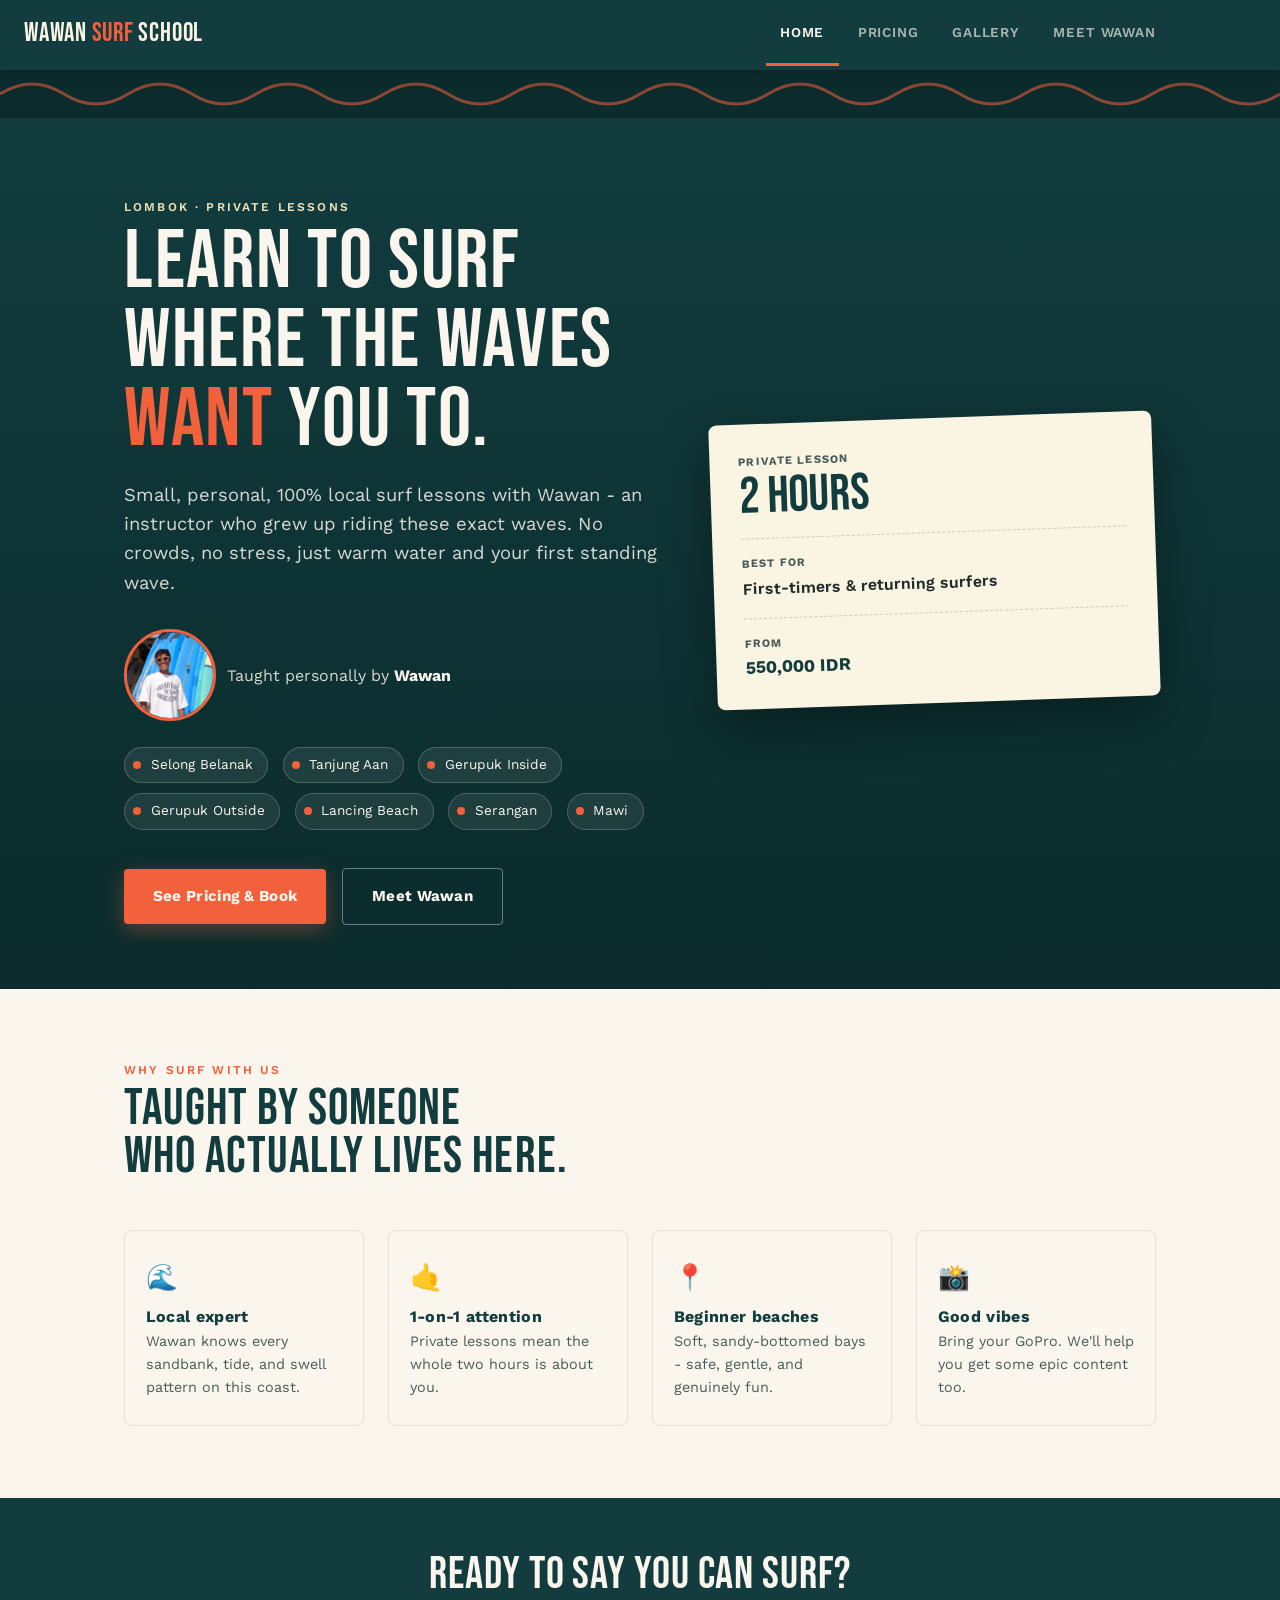
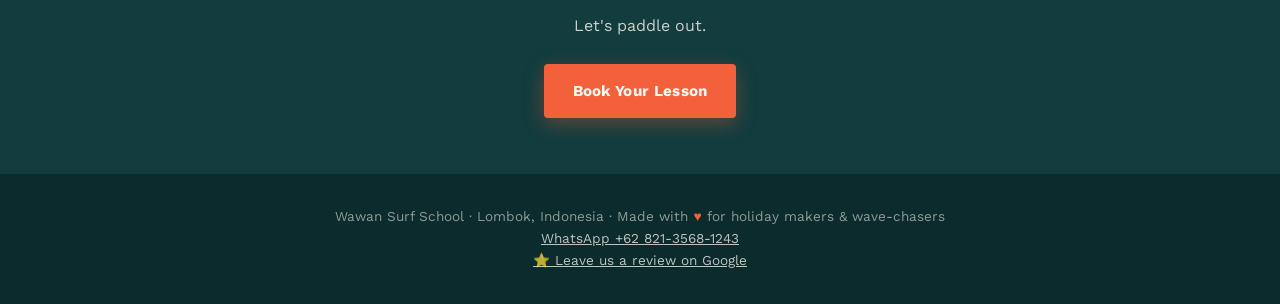
<file: index.html>
<!DOCTYPE html>
<html lang="en">
<head>
<meta charset="UTF-8">
<meta name="viewport" content="width=device-width, initial-scale=1.0">
<title>Wawan Surf School - Private Surf Lessons in Kuta, Lombok</title>
<meta name="description" content="Small, personal surf lessons in Kuta, Lombok with Wawan - a local instructor teaching at Selong Belanak and Tanjung Aan beaches.">
<link rel="canonical" href="https://wawansurflombok.com/">
<meta property="og:type" content="website">
<meta property="og:title" content="Wawan Surf School - Private Surf Lessons in Kuta, Lombok">
<meta property="og:description" content="Small, personal surf lessons in Kuta, Lombok with Wawan - a local instructor teaching at Selong Belanak and Tanjung Aan beaches.">
<meta property="og:url" content="https://wawansurflombok.com/">
<meta property="og:image" content="https://wawansurflombok.com/wawan.jpg">
<meta name="twitter:card" content="summary_large_image">
<meta name="twitter:title" content="Wawan Surf School - Private Surf Lessons in Kuta, Lombok">
<meta name="twitter:description" content="Small, personal surf lessons in Kuta, Lombok with Wawan - a local instructor teaching at Selong Belanak and Tanjung Aan beaches.">
<meta name="twitter:image" content="https://wawansurflombok.com/wawan.jpg">
<script type="application/ld+json">
{
  "@context": "https://schema.org",
  "@type": "SportsActivityLocation",
  "name": "Wawan Surf School",
  "image": "https://wawansurflombok.com/wawan.jpg",
  "url": "https://wawansurflombok.com/",
  "telephone": "+62-821-3568-1243",
  "priceRange": "IDR 550,000",
  "address": {
    "@type": "PostalAddress",
    "addressLocality": "Kuta",
    "addressRegion": "Lombok",
    "addressCountry": "ID"
  },
  "areaServed": "Kuta, Lombok, Indonesia",
  "description": "Private surf lessons in Kuta, Lombok with local instructor Wawan at Selong Belanak, Tanjung Aan, Gerupuk, Lancing Beach, Serangan, and Mawi."
}
</script>
<link rel="preconnect" href="https://fonts.googleapis.com">
<link href="https://fonts.googleapis.com/css2?family=Bebas+Neue&family=Work+Sans:wght@400;500;600;700&display=swap" rel="stylesheet">
<link rel="stylesheet" href="styles.css">
</head>
<body>

<nav class="navbar">
  <div class="brand">WAWAN <span>SURF</span> SCHOOL</div>
  <div class="nav-right">
    <div class="navtabs">
      <a href="index.html" class="active">Home</a>
      <a href="pricing.html">Pricing</a>
      <a href="gallery.html">Gallery</a>
      <a href="about.html">Meet Wawan</a>
    </div>
    <div class="translate-wrap">
      <button type="button" id="translateToggle" class="translate-toggle" title="Change language" style="display:none;">🌐</button>
      <div id="google_translate_element" class="translate-widget"></div>
    </div>
  </div>
</nav>

<!-- SIGNATURE WAVE DIVIDER (used between sections - traces the swell line of Selong Belanak & Tanjung Aan) -->
<svg class="wave-divider" viewBox="0 0 1200 48" preserveAspectRatio="none" style="background:var(--ocean-deep);">
  <path d="M0,24 Q30,4 60,24 T120,24 T180,24 T240,24 T300,24 T360,24 T420,24 T480,24 T540,24 T600,24 T660,24 T720,24 T780,24 T840,24 T900,24 T960,24 T1020,24 T1080,24 T1140,24 T1200,24" stroke="#F2603C" opacity="0.55"></path>
</svg>

<section>
  <div class="hero">
    <div class="wrap hero-grid">
      <div>
        <div class="eyebrow">Lombok · Private Lessons</div>
        <h1>Learn to surf<br>where the waves<br><em>want</em> you to.</h1>
        <p class="lede">Small, personal, 100% local surf lessons with Wawan - an instructor who grew up riding these exact waves. No crowds, no stress, just warm water and your first standing wave.</p>
        <a href="about.html" class="instructor-badge">
          <img src="gallery-06.jpg" alt="Wawan, your surf instructor">
          <span>Taught personally by <strong>Wawan</strong></span>
        </a>
        <div style="margin-bottom:1.8rem;">
          <span class="beach-pill"><span class="dot"></span>Selong Belanak</span>
          <span class="beach-pill"><span class="dot"></span>Tanjung Aan</span>
          <span class="beach-pill"><span class="dot"></span>Gerupuk Inside</span>
          <span class="beach-pill"><span class="dot"></span>Gerupuk Outside</span>
          <span class="beach-pill"><span class="dot"></span>Lancing Beach</span>
          <span class="beach-pill"><span class="dot"></span>Serangan</span>
          <span class="beach-pill"><span class="dot"></span>Mawi</span>
        </div>
        <div>
          <a class="btn" href="pricing.html">See Pricing &amp; Book</a>
          <a class="btn btn-ghost" href="about.html" style="margin-left:0.7rem;">Meet Wawan</a>
        </div>
      </div>
      <div class="hero-card">
        <div class="label">Private Lesson</div>
        <div class="num">2 Hours</div>
        <hr>
        <div class="label">Best For</div>
        <div style="font-weight:600; margin-top:0.2rem;">First-timers &amp; returning surfers</div>
        <hr>
        <div class="label">From</div>
        <div style="font-weight:700; color:var(--ocean); font-size:1.1rem;">550,000 IDR</div>
      </div>
    </div>
  </div>

  <div class="section">
    <div class="wrap">
      <div class="section-head">
        <div class="eyebrow">Why surf with us</div>
        <h2>Taught by someone<br>who actually lives here.</h2>
      </div>
      <div class="why-grid">
        <div class="why-card">
          <span class="icon">🌊</span>
          <h3>Local expert</h3>
          <p>Wawan knows every sandbank, tide, and swell pattern on this coast.</p>
        </div>
        <div class="why-card">
          <span class="icon">🤙</span>
          <h3>1-on-1 attention</h3>
          <p>Private lessons mean the whole two hours is about you.</p>
        </div>
        <div class="why-card">
          <span class="icon">📍</span>
          <h3>Beginner beaches</h3>
          <p>Soft, sandy-bottomed bays - safe, gentle, and genuinely fun.</p>
        </div>
        <div class="why-card">
          <span class="icon">📸</span>
          <h3>Good vibes</h3>
          <p>Bring your GoPro. We'll help you get some epic content too.</p>
        </div>
      </div>
    </div>
  </div>

  <div class="cta-band">
    <div class="wrap">
      <h2>Ready to say you can surf?</h2>
      <p>Let's paddle out.</p>
      <a class="btn" href="pricing.html">Book Your Lesson</a>
    </div>
  </div>
</section>

<footer>
  Wawan Surf School · Lombok, Indonesia ·<br class="footer-break"> Made with <span>♥</span> for holiday makers &amp; wave-chasers<br>
  <a href="https://wa.me/6282135681243" target="_blank" rel="noopener">WhatsApp +62 821-3568-1243</a><br>
  <a href="https://g.page/r/CUIHvSyfoIaPEAE/review" target="_blank" rel="noopener">⭐ Leave us a review on Google</a>
</footer>

<script type="text/javascript">
function googleTranslateElementInit() {
  new google.translate.TranslateElement({pageLanguage: 'en', autoDisplay: false}, 'google_translate_element');
  watchTranslateSelect();
}
function watchTranslateSelect(){
  var tries = 0;
  var interval = setInterval(function(){
    var select = document.querySelector('#google_translate_element select.goog-te-combo');
    var toggle = document.getElementById('translateToggle');
    var widget = document.getElementById('google_translate_element');
    tries++;
    if (select) {
      clearInterval(interval);
      select.addEventListener('change', function(){
        if (select.value) {
          widget.style.display = 'none';
          toggle.style.display = 'inline-block';
        }
      });
      toggle.addEventListener('click', function(){
        widget.style.display = 'flex';
        toggle.style.display = 'none';
      });
      if (select.value) {
        widget.style.display = 'none';
        toggle.style.display = 'inline-block';
      }
    } else if (tries > 40) {
      clearInterval(interval);
    }
  }, 250);
}
</script>
<script type="text/javascript" src="//translate.google.com/translate_a/element.js?cb=googleTranslateElementInit"></script>

</body>
</html>
</file>
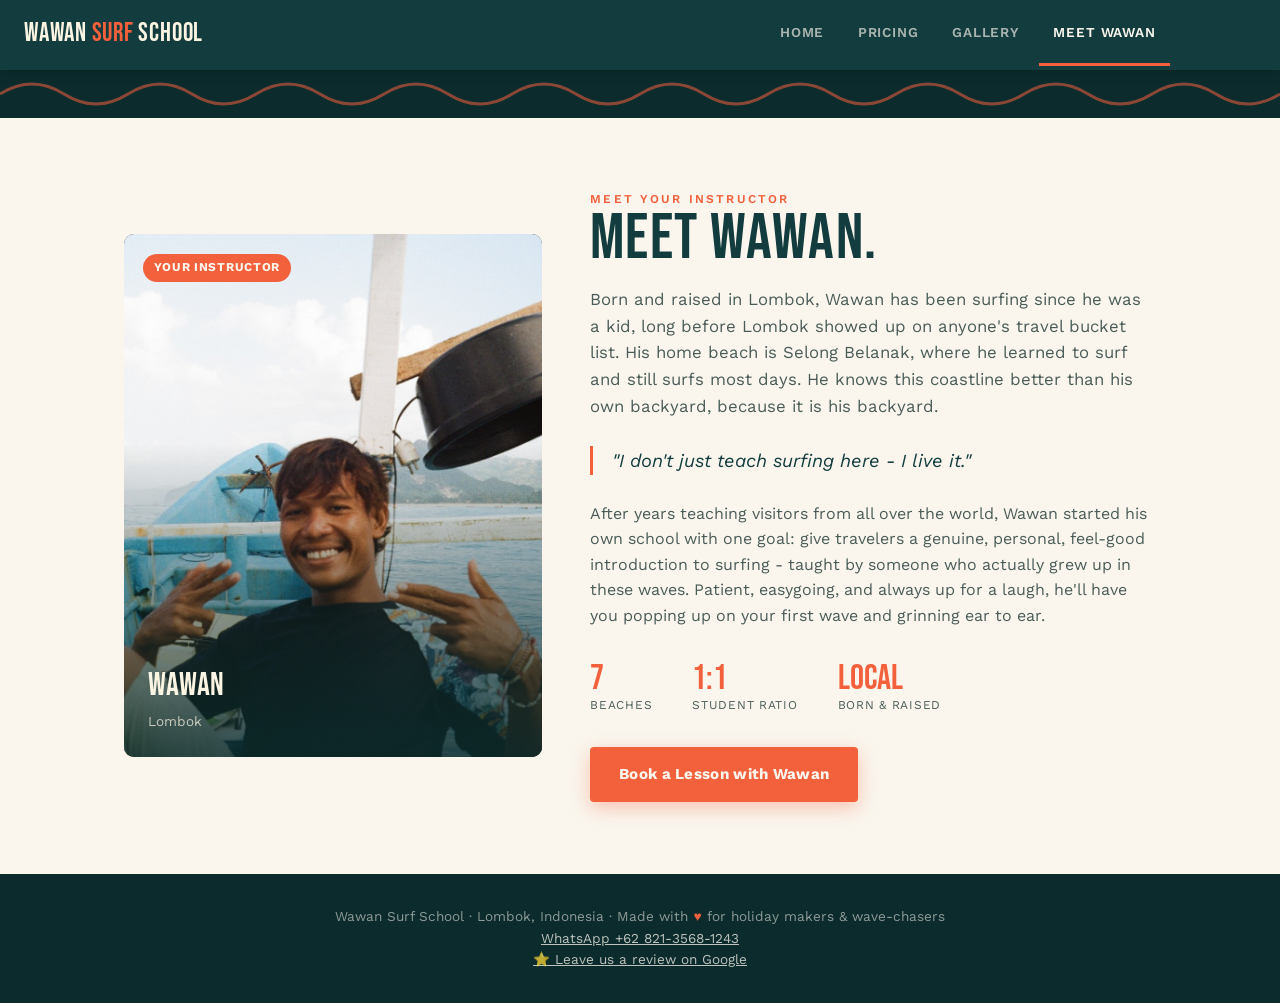
<file: about.html>
<!DOCTYPE html>
<html lang="en">
<head>
<meta charset="UTF-8">
<meta name="viewport" content="width=device-width, initial-scale=1.0">
<title>Meet Wawan - Wawan Surf School</title>
<meta name="description" content="Meet Wawan, a Lombok-born surf instructor teaching private lessons at Selong Belanak and Tanjung Aan beaches in Kuta, Lombok.">
<link rel="canonical" href="https://wawansurflombok.com/about.html">
<meta property="og:type" content="website">
<meta property="og:title" content="Meet Wawan - Wawan Surf School">
<meta property="og:description" content="Meet Wawan, a Lombok-born surf instructor teaching private lessons at Selong Belanak and Tanjung Aan beaches in Kuta, Lombok.">
<meta property="og:url" content="https://wawansurflombok.com/about.html">
<meta property="og:image" content="https://wawansurflombok.com/wawan.jpg">
<meta name="twitter:card" content="summary_large_image">
<meta name="twitter:title" content="Meet Wawan - Wawan Surf School">
<meta name="twitter:description" content="Meet Wawan, a Lombok-born surf instructor teaching private lessons at Selong Belanak and Tanjung Aan beaches in Kuta, Lombok.">
<meta name="twitter:image" content="https://wawansurflombok.com/wawan.jpg">
<link rel="preconnect" href="https://fonts.googleapis.com">
<link href="https://fonts.googleapis.com/css2?family=Bebas+Neue&family=Work+Sans:wght@400;500;600;700&display=swap" rel="stylesheet">
<link rel="stylesheet" href="styles.css">
</head>
<body>

<nav class="navbar">
  <div class="brand">WAWAN <span>SURF</span> SCHOOL</div>
  <div class="nav-right">
    <div class="navtabs">
      <a href="index.html">Home</a>
      <a href="pricing.html">Pricing</a>
      <a href="gallery.html">Gallery</a>
      <a href="about.html" class="active">Meet Wawan</a>
    </div>
    <div class="translate-wrap">
      <button type="button" id="translateToggle" class="translate-toggle" title="Change language" style="display:none;">🌐</button>
      <div id="google_translate_element" class="translate-widget"></div>
    </div>
  </div>
</nav>

<svg class="wave-divider" viewBox="0 0 1200 48" preserveAspectRatio="none" style="background:var(--ocean-deep);">
  <path d="M0,24 Q30,4 60,24 T120,24 T180,24 T240,24 T300,24 T360,24 T420,24 T480,24 T540,24 T600,24 T660,24 T720,24 T780,24 T840,24 T900,24 T960,24 T1020,24 T1080,24 T1140,24 T1200,24" stroke="#F2603C" opacity="0.55"></path>
</svg>

<section>
  <div class="wrap about-hero">
    <div class="about-photo">
      <img src="wawan.jpg" alt="Wawan smiling on the boat in Lombok">
      <span class="tag">Your Instructor</span>
      <div>
        <div style="font-family:'Bebas Neue'; font-size:2rem;">Wawan</div>
        <div style="font-size:0.85rem; opacity:0.75;">Lombok</div>
      </div>
    </div>
    <div>
      <div class="eyebrow">Meet Your Instructor</div>
      <h1>Meet Wawan.</h1>
      <p style="font-size:1.05rem; color:var(--ink-soft); margin-top:1rem;">Born and raised in Lombok, Wawan has been surfing since he was a kid, long before Lombok showed up on anyone's travel bucket list. His home beach is Selong Belanak, where he learned to surf and still surfs most days. He knows this coastline better than his own backyard, because it is his backyard.</p>
      <p class="quote">"I don't just teach surfing here - I live it."</p>
      <p style="color:var(--ink-soft);">After years teaching visitors from all over the world, Wawan started his own school with one goal: give travelers a genuine, personal, feel-good introduction to surfing - taught by someone who actually grew up in these waves. Patient, easygoing, and always up for a laugh, he'll have you popping up on your first wave and grinning ear to ear.</p>
      <div class="stat-row">
        <div>
          <div class="stat-num">7</div>
          <div class="stat-label">Beaches</div>
        </div>
        <div>
          <div class="stat-num">1:1</div>
          <div class="stat-label">Student ratio</div>
        </div>
        <div>
          <div class="stat-num">Local</div>
          <div class="stat-label">Born &amp; raised</div>
        </div>
      </div>
      <a class="btn" style="margin-top:2rem;" href="pricing.html">Book a Lesson with Wawan</a>
    </div>
  </div>
</section>

<footer>
  Wawan Surf School · Lombok, Indonesia ·<br class="footer-break"> Made with <span>♥</span> for holiday makers &amp; wave-chasers<br>
  <a href="https://wa.me/6282135681243" target="_blank" rel="noopener">WhatsApp +62 821-3568-1243</a><br>
  <a href="https://g.page/r/CUIHvSyfoIaPEAE/review" target="_blank" rel="noopener">⭐ Leave us a review on Google</a>
</footer>

<script type="text/javascript">
function googleTranslateElementInit() {
  new google.translate.TranslateElement({pageLanguage: 'en', autoDisplay: false}, 'google_translate_element');
  watchTranslateSelect();
}
function watchTranslateSelect(){
  var tries = 0;
  var interval = setInterval(function(){
    var select = document.querySelector('#google_translate_element select.goog-te-combo');
    var toggle = document.getElementById('translateToggle');
    var widget = document.getElementById('google_translate_element');
    tries++;
    if (select) {
      clearInterval(interval);
      select.addEventListener('change', function(){
        if (select.value) {
          widget.style.display = 'none';
          toggle.style.display = 'inline-block';
        }
      });
      toggle.addEventListener('click', function(){
        widget.style.display = 'flex';
        toggle.style.display = 'none';
      });
      if (select.value) {
        widget.style.display = 'none';
        toggle.style.display = 'inline-block';
      }
    } else if (tries > 40) {
      clearInterval(interval);
    }
  }, 250);
}
</script>
<script type="text/javascript" src="//translate.google.com/translate_a/element.js?cb=googleTranslateElementInit"></script>

</body>
</html>
</file>
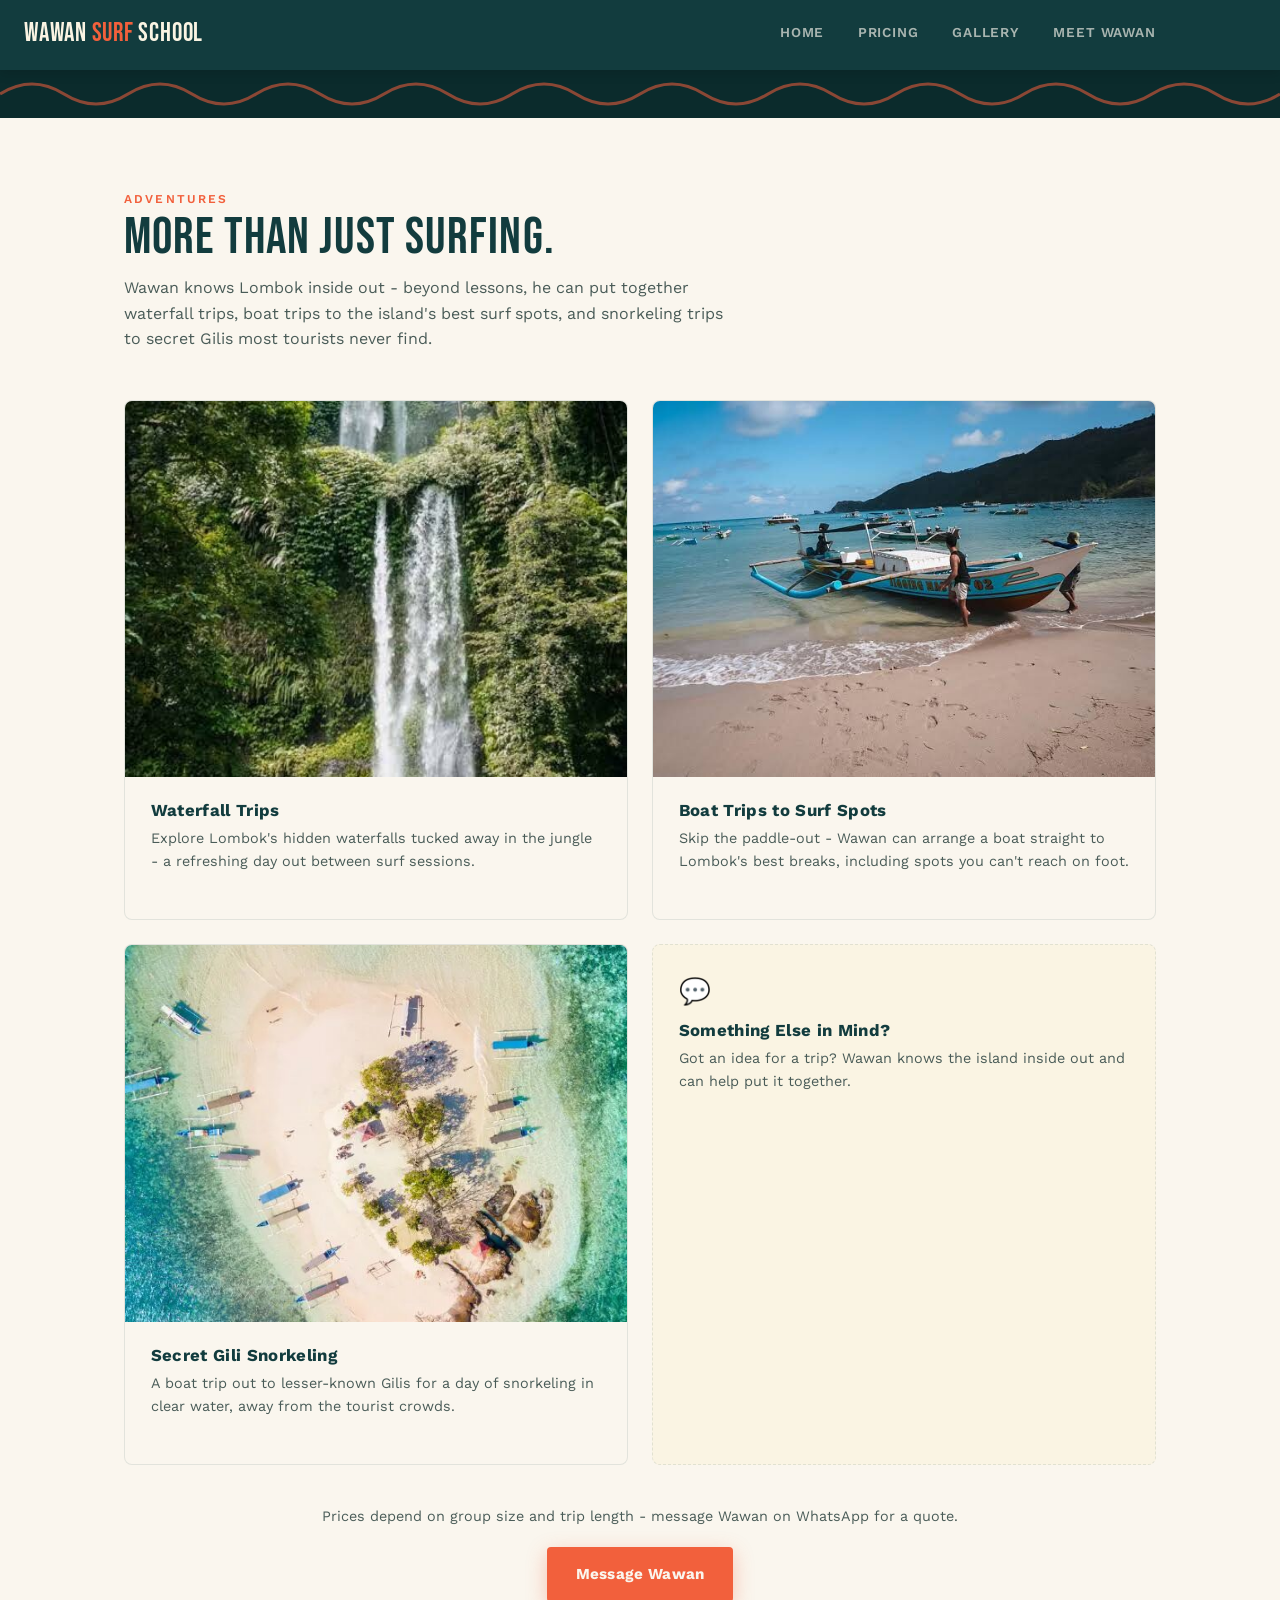
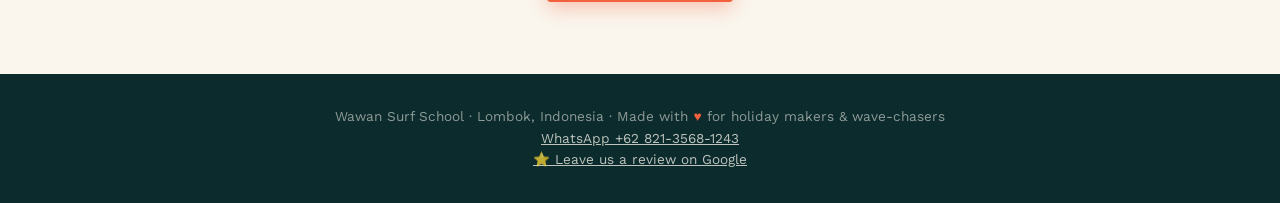
<file: adventures.html>
<!DOCTYPE html>
<html lang="en">
<head>
<meta charset="UTF-8">
<meta name="viewport" content="width=device-width, initial-scale=1.0">
<title>Adventures - Wawan Surf School</title>
<meta name="robots" content="noindex">
<meta name="description" content="Beyond surf lessons: waterfall trips, boat trips to Lombok's best surf spots, and secret Gili snorkeling trips with Wawan in Lombok, Indonesia.">
<link rel="canonical" href="https://wawansurflombok.com/adventures.html">
<meta property="og:type" content="website">
<meta property="og:title" content="Adventures - Wawan Surf School">
<meta property="og:description" content="Beyond surf lessons: waterfall trips, boat trips to Lombok's best surf spots, and secret Gili snorkeling trips with Wawan in Lombok, Indonesia.">
<meta property="og:url" content="https://wawansurflombok.com/adventures.html">
<meta property="og:image" content="https://wawansurflombok.com/wawan.jpg">
<meta name="twitter:card" content="summary_large_image">
<meta name="twitter:title" content="Adventures - Wawan Surf School">
<meta name="twitter:description" content="Beyond surf lessons: waterfall trips, boat trips to Lombok's best surf spots, and secret Gili snorkeling trips with Wawan in Lombok, Indonesia.">
<meta name="twitter:image" content="https://wawansurflombok.com/wawan.jpg">
<link rel="preconnect" href="https://fonts.googleapis.com">
<link href="https://fonts.googleapis.com/css2?family=Bebas+Neue&family=Work+Sans:wght@400;500;600;700&display=swap" rel="stylesheet">
<link rel="stylesheet" href="styles.css">
</head>
<body>

<nav class="navbar">
  <div class="brand">WAWAN <span>SURF</span> SCHOOL</div>
  <div class="nav-right">
    <div class="navtabs">
      <a href="index.html">Home</a>
      <a href="pricing.html">Pricing</a>
      <a href="gallery.html">Gallery</a>
      <a href="about.html">Meet Wawan</a>
    </div>
    <div class="translate-wrap">
      <button type="button" id="translateToggle" class="translate-toggle" title="Change language" style="display:none;">🌐</button>
      <div id="google_translate_element" class="translate-widget"></div>
    </div>
  </div>
</nav>

<svg class="wave-divider" viewBox="0 0 1200 48" preserveAspectRatio="none" style="background:var(--ocean-deep);">
  <path d="M0,24 Q30,4 60,24 T120,24 T180,24 T240,24 T300,24 T360,24 T420,24 T480,24 T540,24 T600,24 T660,24 T720,24 T780,24 T840,24 T900,24 T960,24 T1020,24 T1080,24 T1140,24 T1200,24" stroke="#F2603C" opacity="0.55"></path>
</svg>

<section>
  <div class="section">
    <div class="wrap">
      <div class="section-head">
        <div class="eyebrow">Adventures</div>
        <h2>More than just surfing.</h2>
        <p style="margin-top:0.8rem; color:var(--ink-soft);">Wawan knows Lombok inside out - beyond lessons, he can put together waterfall trips, boat trips to the island's best surf spots, and snorkeling trips to secret Gilis most tourists never find.</p>
      </div>
      <div class="activities-grid">

        <div class="activity-card">
          <div class="activity-photo"><img src="adventure-waterfall.jpg" alt="A twin waterfall in the Lombok jungle" loading="lazy"></div>
          <div class="activity-body">
            <h3>Waterfall Trips</h3>
            <p>Explore Lombok's hidden waterfalls tucked away in the jungle - a refreshing day out between surf sessions.</p>
          </div>
        </div>

        <div class="activity-card">
          <div class="activity-photo"><img src="adventure-boat.jpg" alt="Traditional boat launching from the beach in Lombok" loading="lazy"></div>
          <div class="activity-body">
            <h3>Boat Trips to Surf Spots</h3>
            <p>Skip the paddle-out - Wawan can arrange a boat straight to Lombok's best breaks, including spots you can't reach on foot.</p>
          </div>
        </div>

        <div class="activity-card">
          <div class="activity-photo"><img src="adventure-gili.jpg" alt="Aerial view of a small secret Gili near Lombok" loading="lazy"></div>
          <div class="activity-body">
            <h3>Secret Gili Snorkeling</h3>
            <p>A boat trip out to lesser-known Gilis for a day of snorkeling in clear water, away from the tourist crowds.</p>
          </div>
        </div>

        <div class="activity-card activity-card-simple">
          <div class="activity-body">
            <span class="icon">💬</span>
            <h3>Something Else in Mind?</h3>
            <p>Got an idea for a trip? Wawan knows the island inside out and can help put it together.</p>
          </div>
        </div>

      </div>
      <div style="margin-top:2.5rem; text-align:center;">
        <p style="color:var(--ink-soft); font-size:0.9rem; margin-bottom:1.2rem;">Prices depend on group size and trip length - message Wawan on WhatsApp for a quote.</p>
        <a class="btn" href="https://wa.me/6282135681243?text=Hi%20Wawan!%20I'd%20like%20to%20know%20more%20about%20your%20other%20activities." target="_blank" rel="noopener">Message Wawan</a>
      </div>
    </div>
  </div>
</section>

<footer>
  Wawan Surf School · Lombok, Indonesia ·<br class="footer-break"> Made with <span>♥</span> for holiday makers &amp; wave-chasers<br>
  <a href="https://wa.me/6282135681243" target="_blank" rel="noopener">WhatsApp +62 821-3568-1243</a><br>
  <a href="https://g.page/r/CUIHvSyfoIaPEAE/review" target="_blank" rel="noopener">⭐ Leave us a review on Google</a>
</footer>

<script type="text/javascript">
function googleTranslateElementInit() {
  new google.translate.TranslateElement({pageLanguage: 'en', autoDisplay: false}, 'google_translate_element');
  watchTranslateSelect();
}
function watchTranslateSelect(){
  var tries = 0;
  var interval = setInterval(function(){
    var select = document.querySelector('#google_translate_element select.goog-te-combo');
    var toggle = document.getElementById('translateToggle');
    var widget = document.getElementById('google_translate_element');
    tries++;
    if (select) {
      clearInterval(interval);
      select.addEventListener('change', function(){
        if (select.value) {
          widget.style.display = 'none';
          toggle.style.display = 'inline-block';
        }
      });
      toggle.addEventListener('click', function(){
        widget.style.display = 'flex';
        toggle.style.display = 'none';
      });
      if (select.value) {
        widget.style.display = 'none';
        toggle.style.display = 'inline-block';
      }
    } else if (tries > 40) {
      clearInterval(interval);
    }
  }, 250);
}
</script>
<script type="text/javascript" src="//translate.google.com/translate_a/element.js?cb=googleTranslateElementInit"></script>

</body>
</html>
</file>
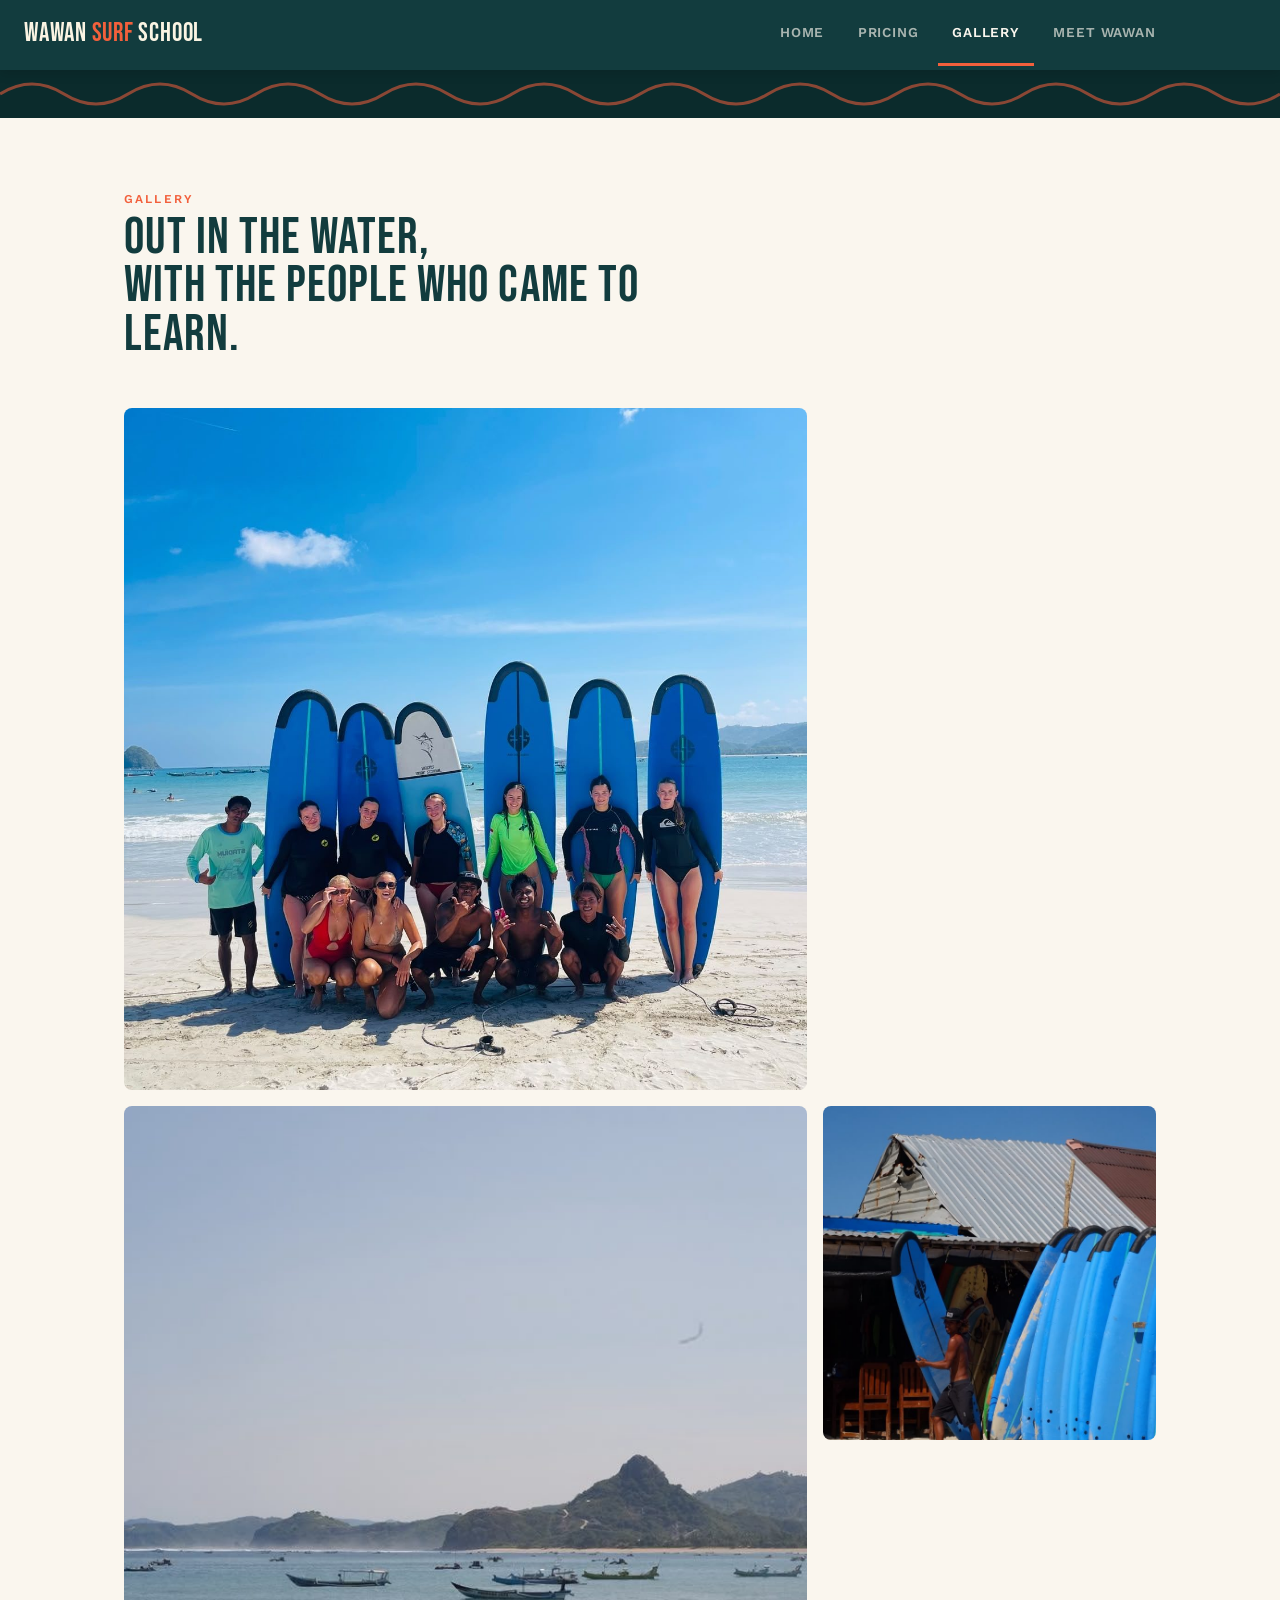
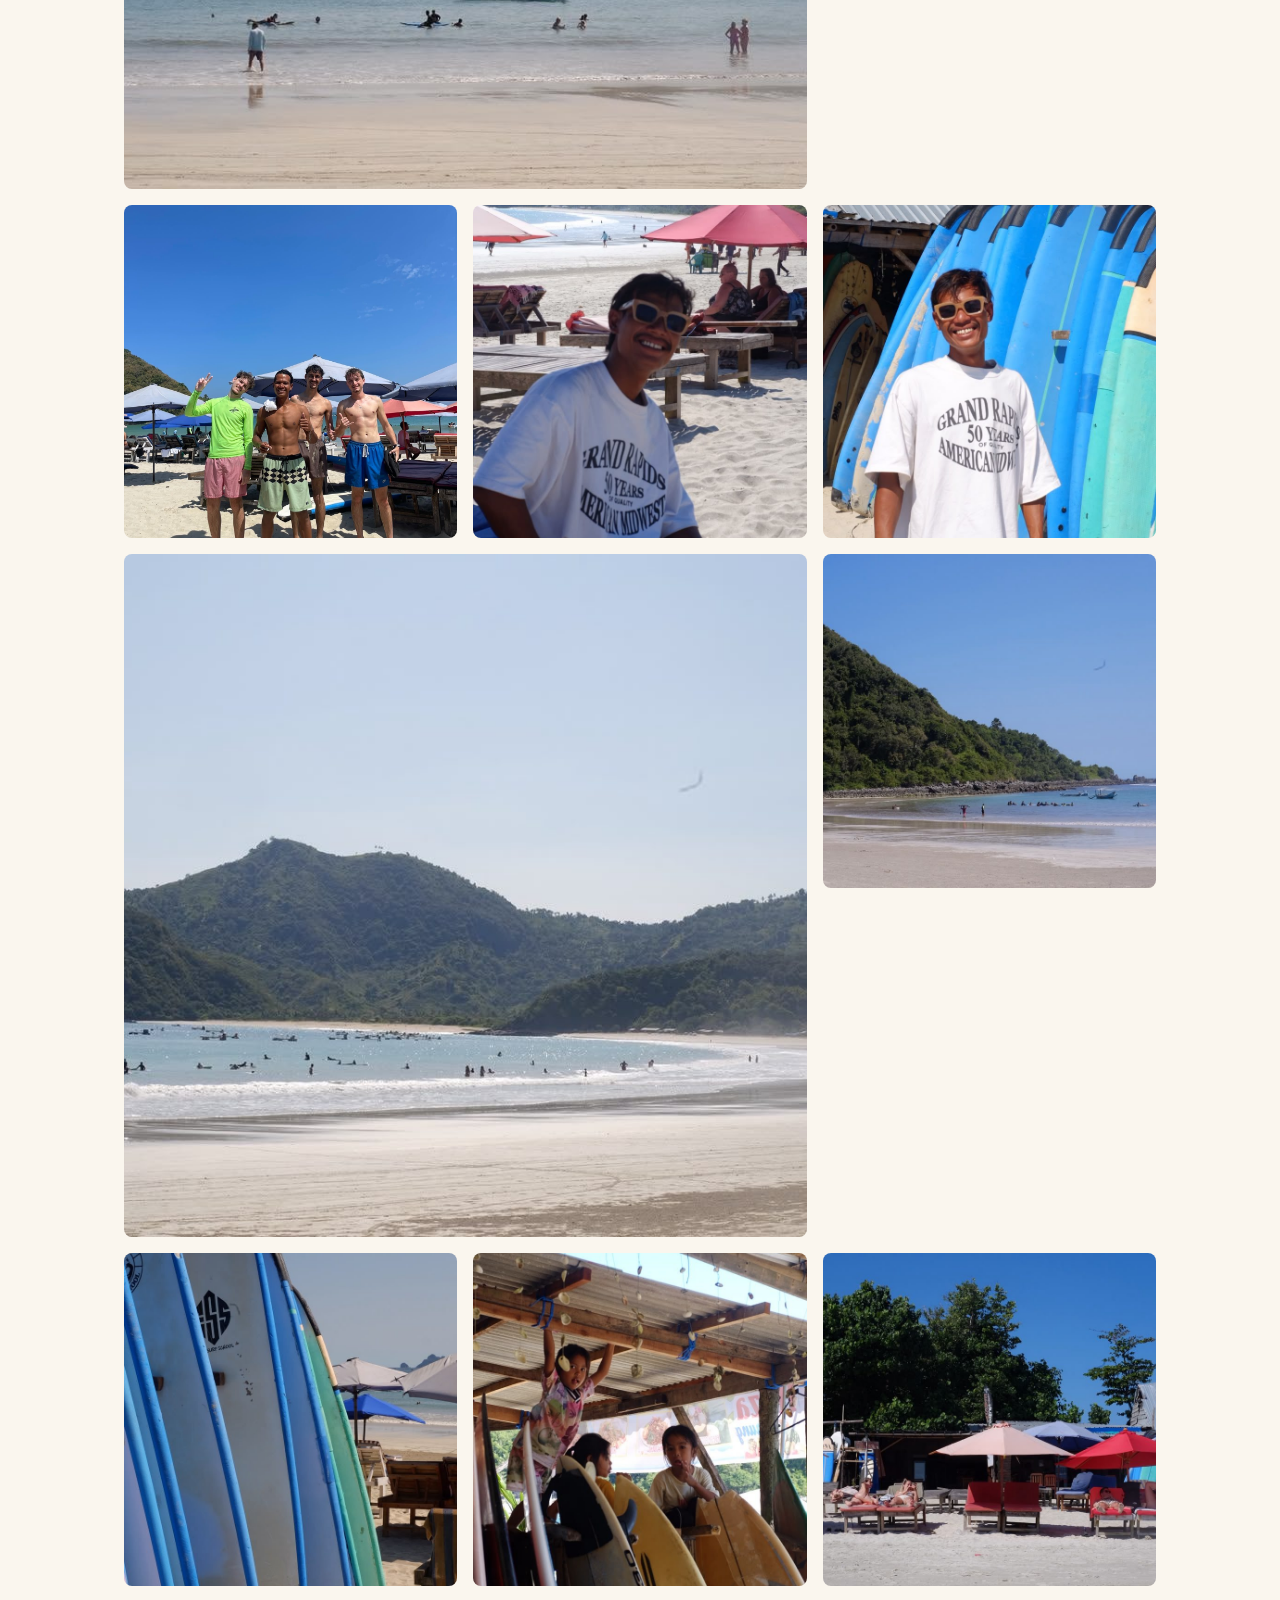
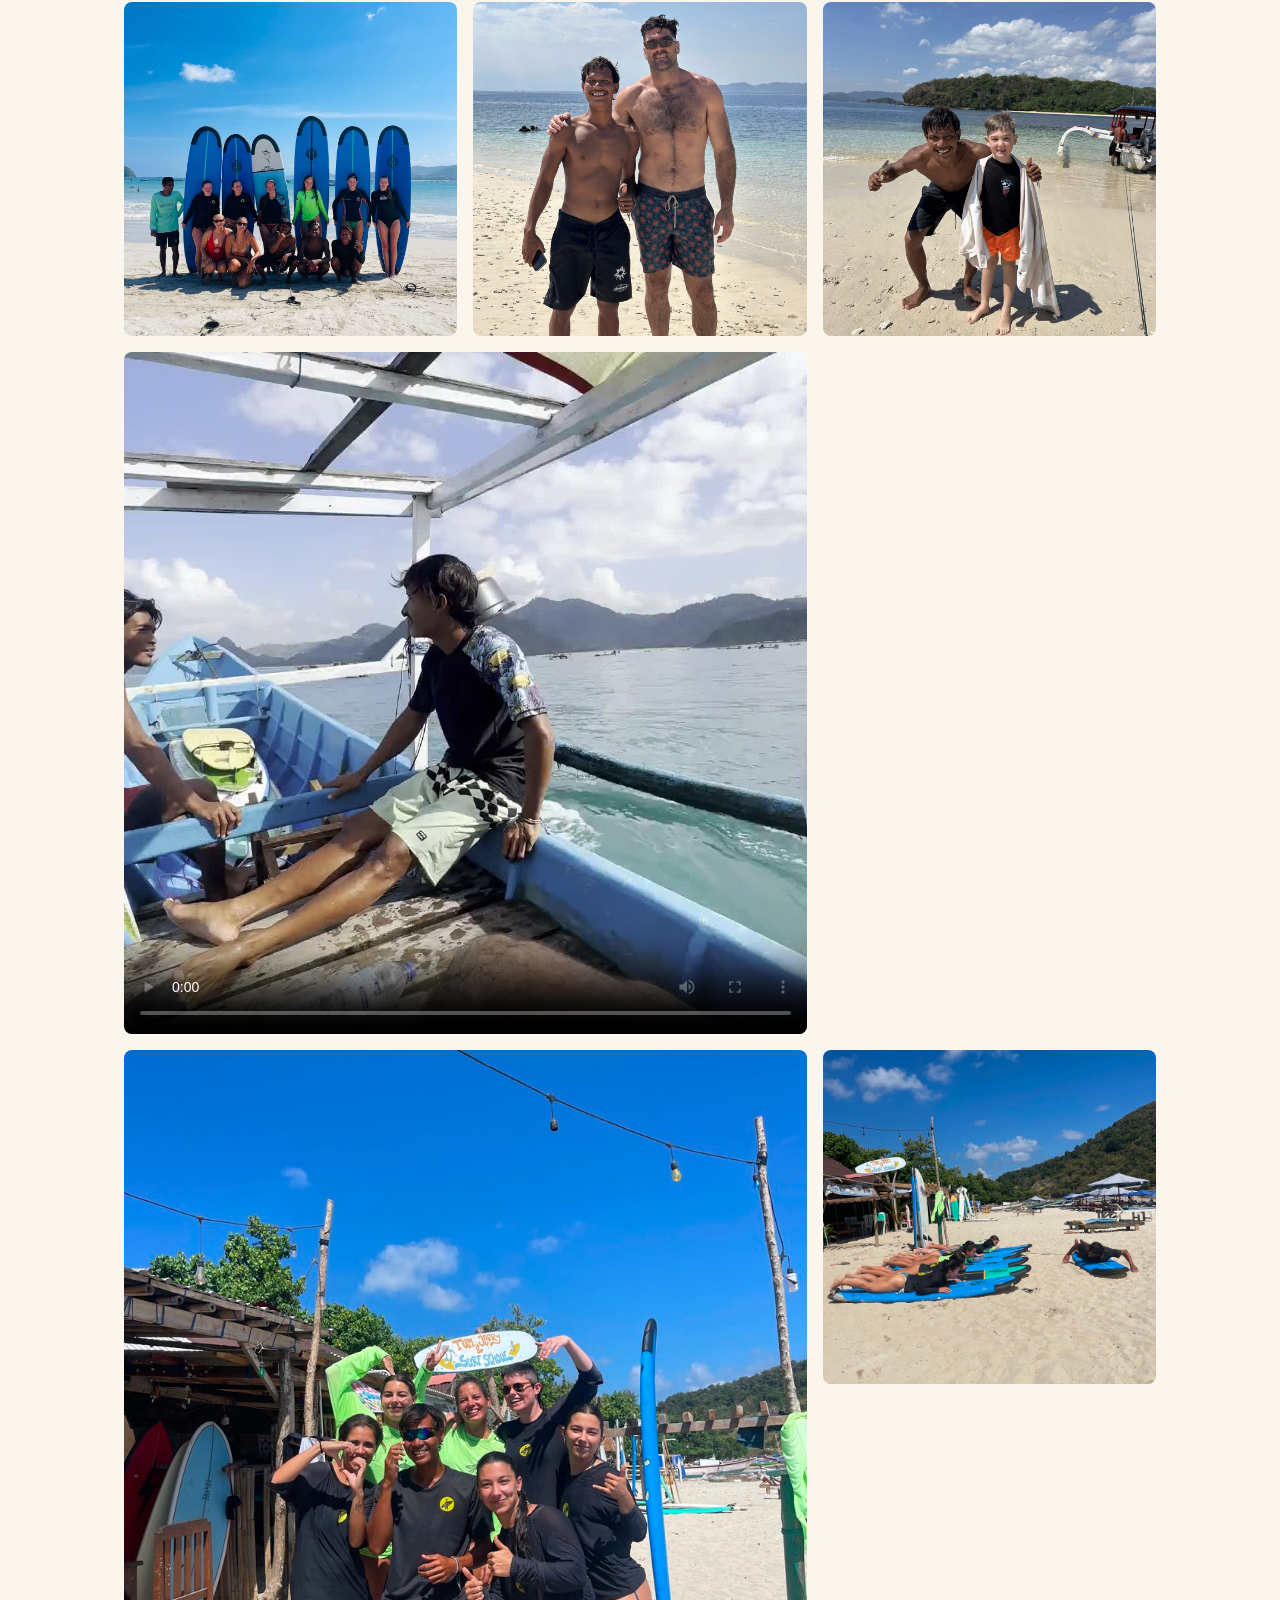
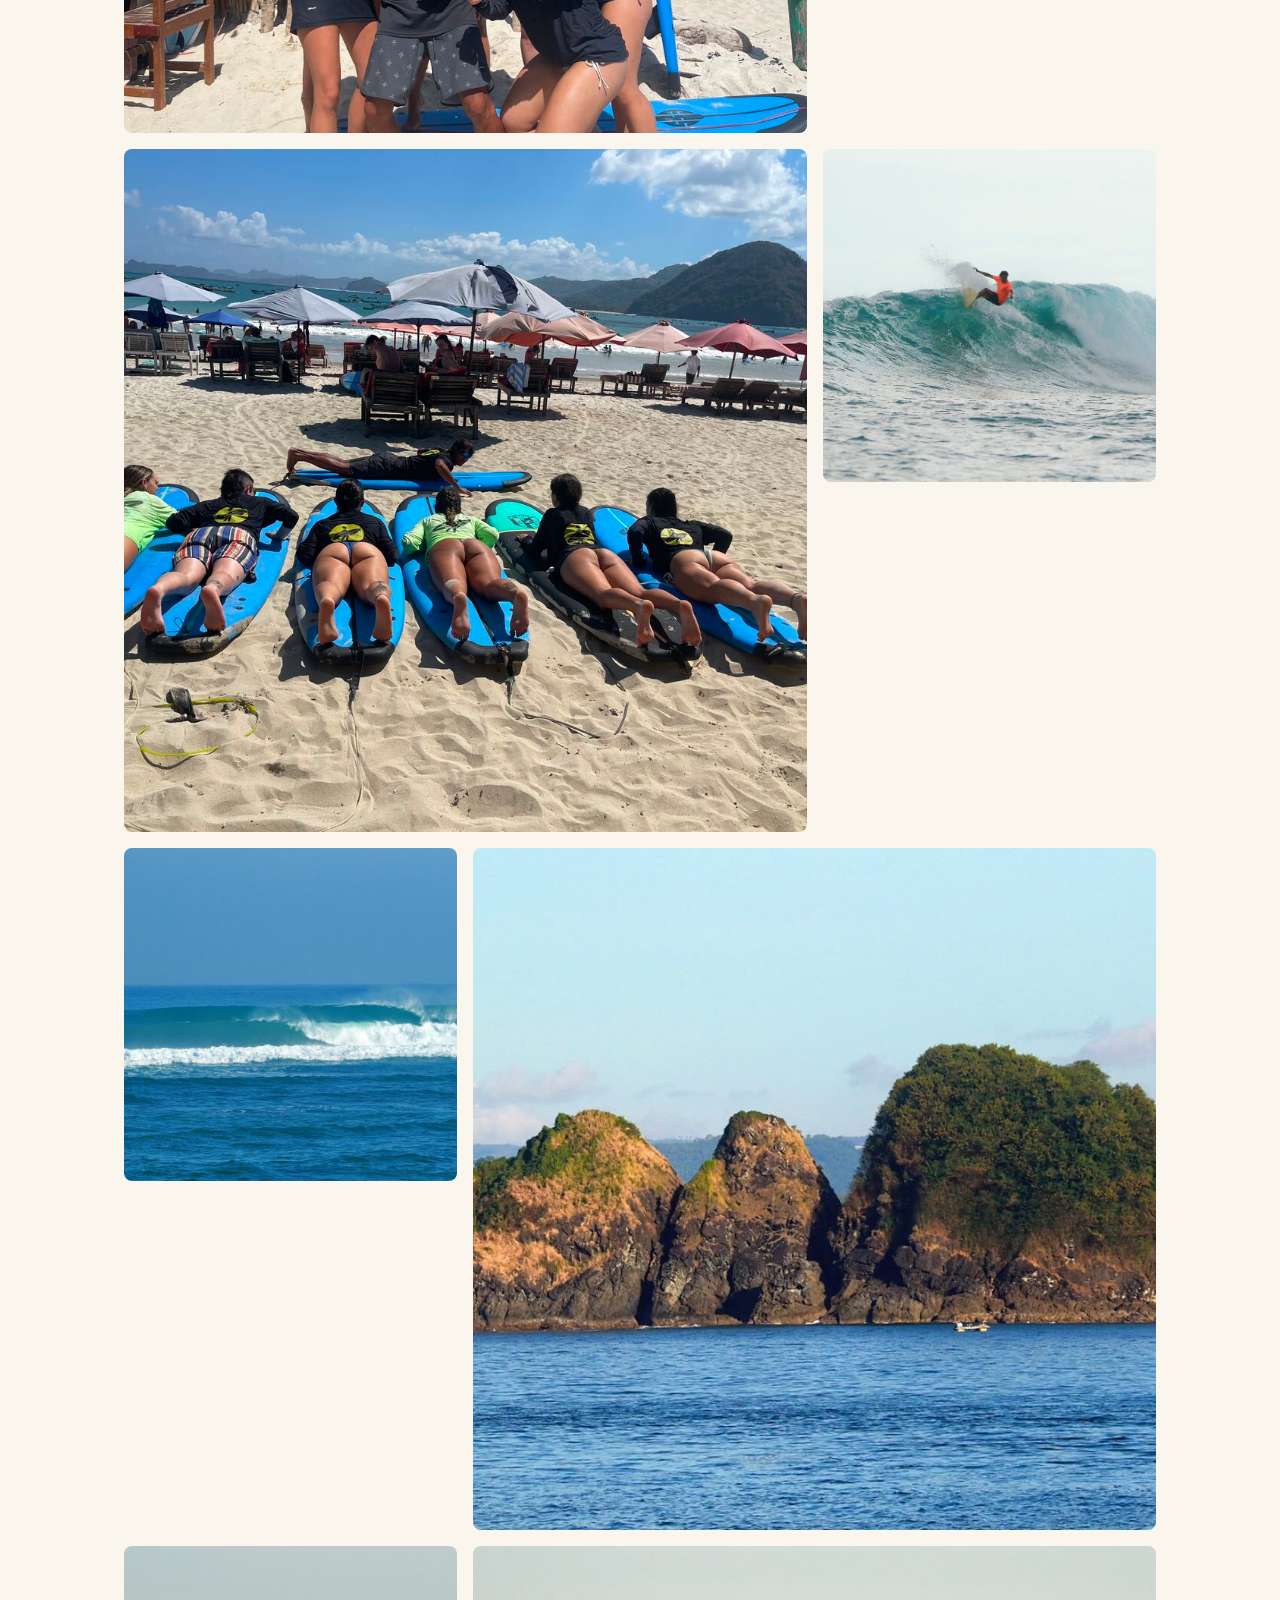
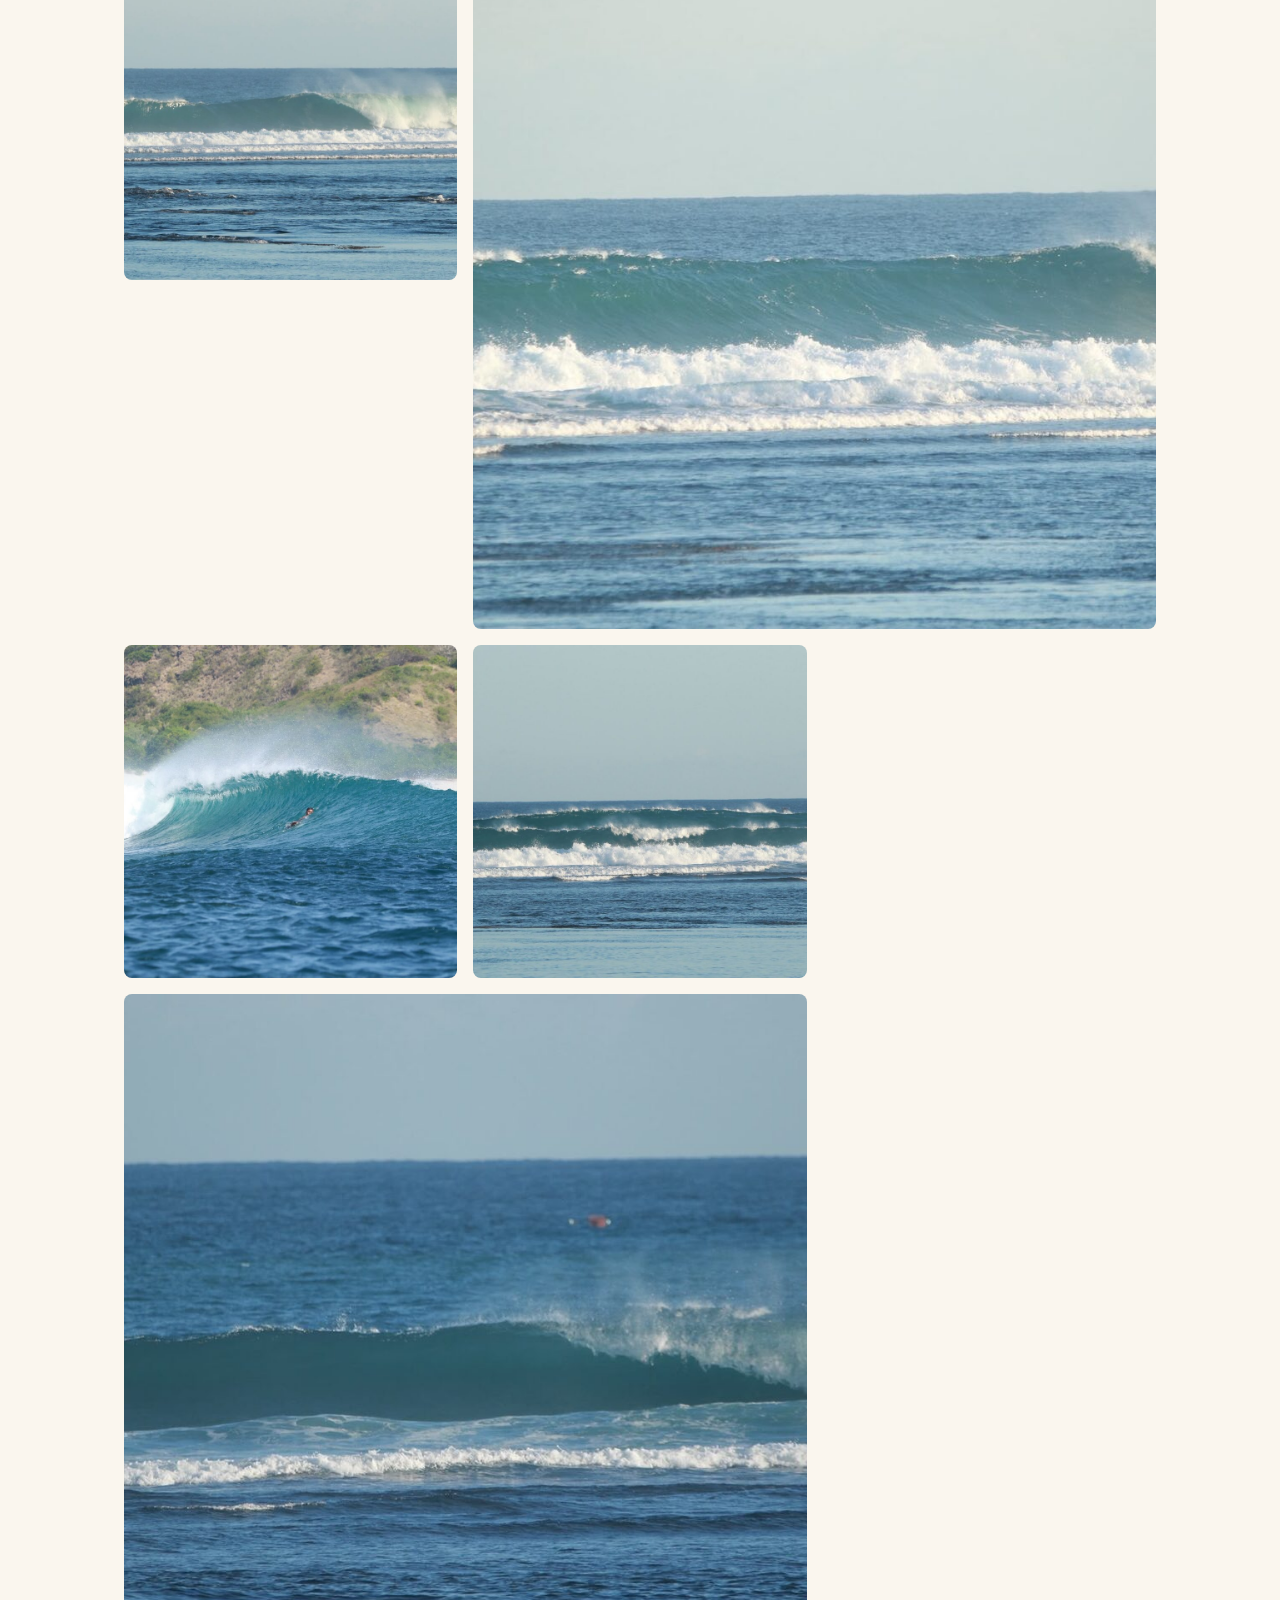
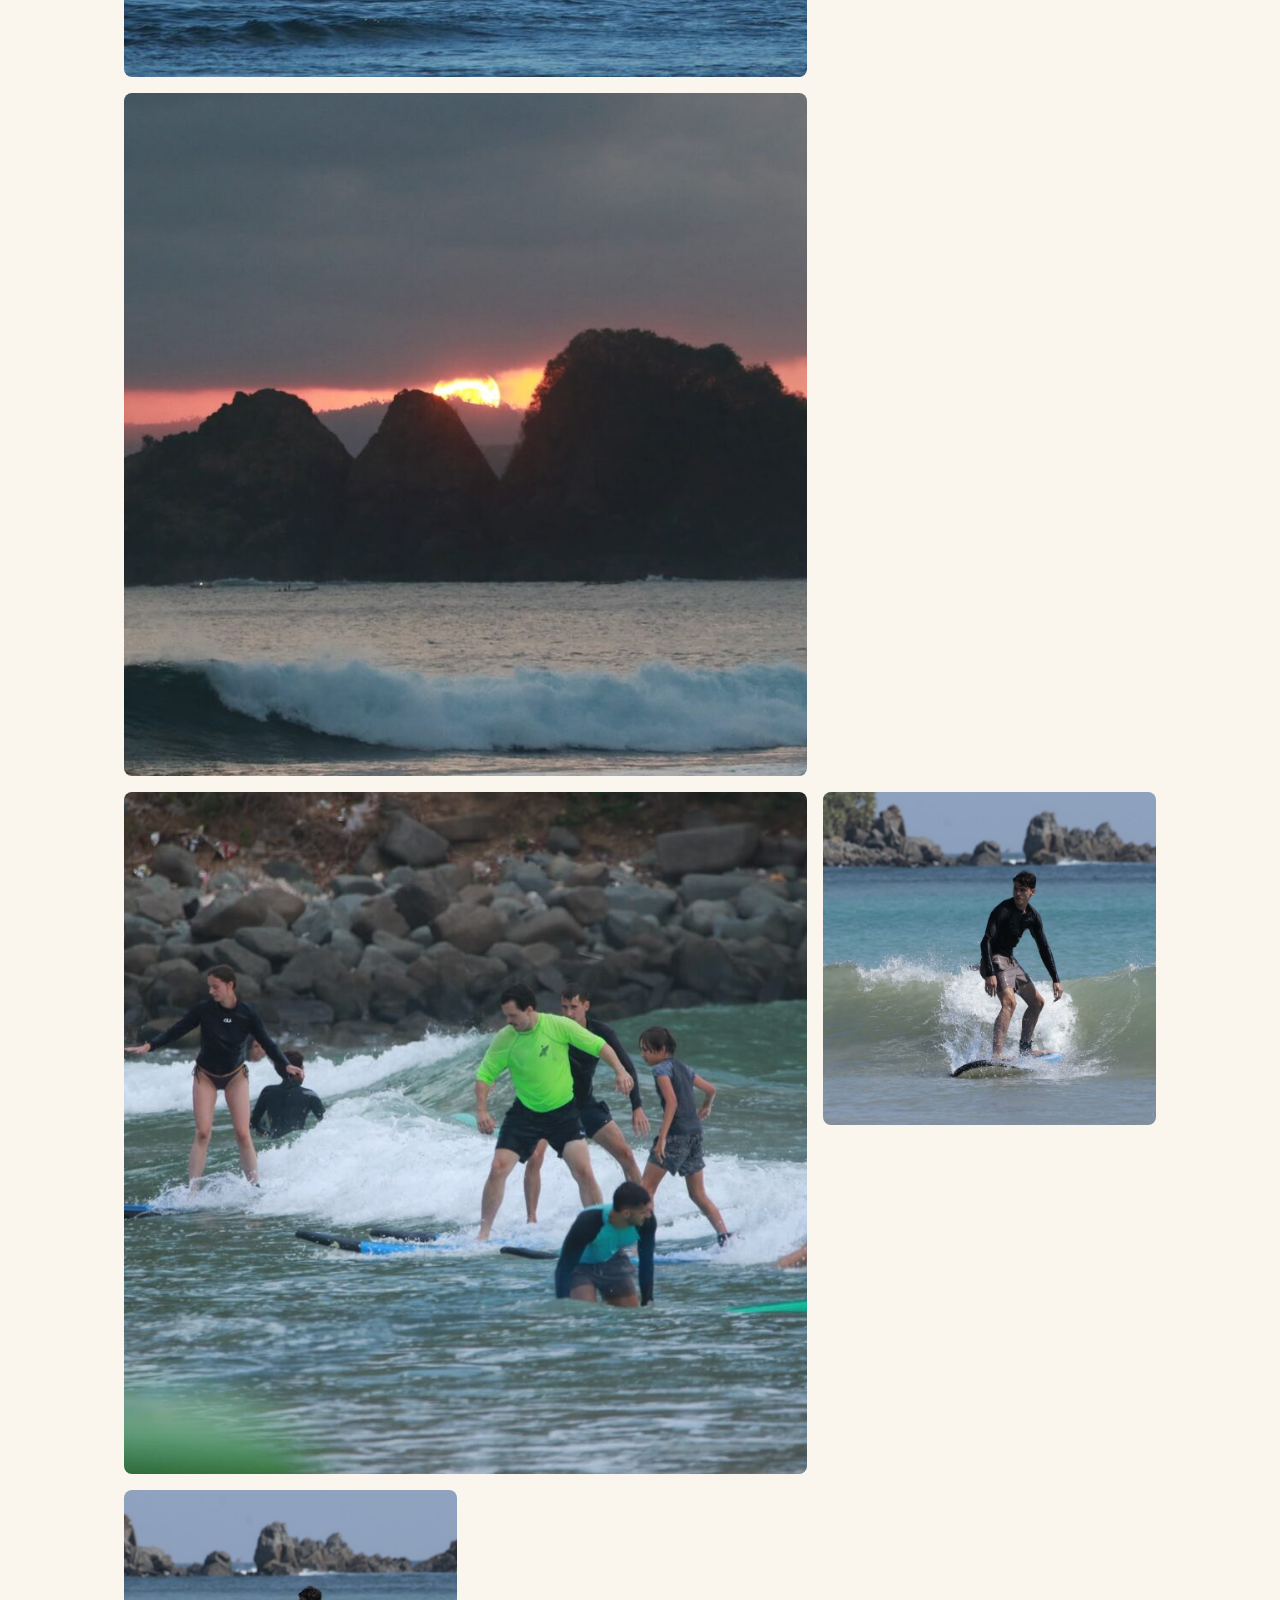
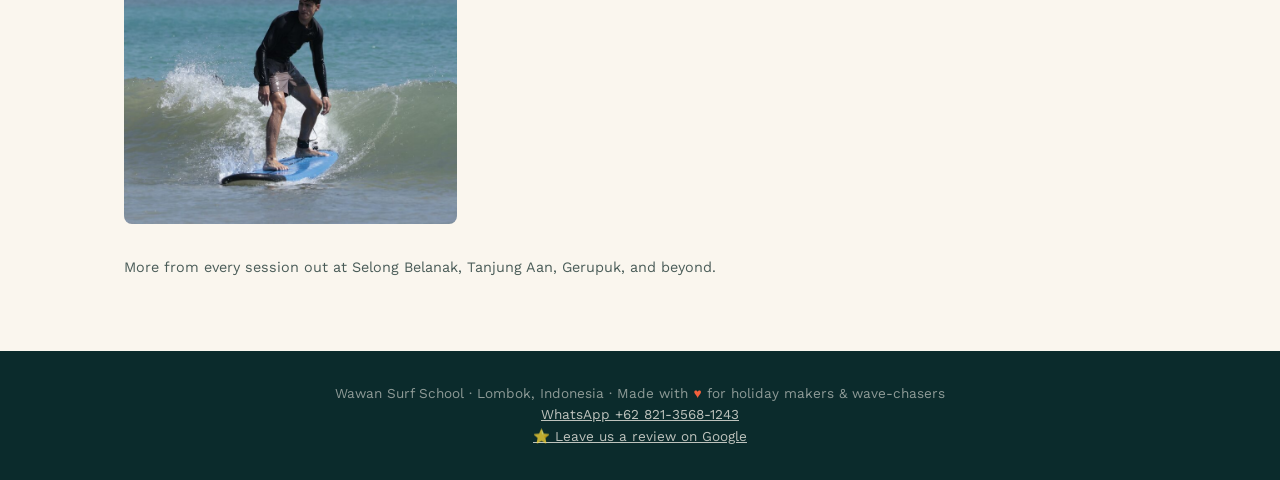
<file: gallery.html>
<!DOCTYPE html>
<html lang="en">
<head>
<meta charset="UTF-8">
<meta name="viewport" content="width=device-width, initial-scale=1.0">
<title>Gallery - Wawan Surf School</title>
<meta name="description" content="Photos of Wawan teaching surf lessons with students and travelers at Selong Belanak, Tanjung Aan, and other Lombok surf spots.">
<link rel="canonical" href="https://wawansurflombok.com/gallery.html">
<meta property="og:type" content="website">
<meta property="og:title" content="Gallery - Wawan Surf School">
<meta property="og:description" content="Photos of Wawan teaching surf lessons with students and travelers at Selong Belanak, Tanjung Aan, and other Lombok surf spots.">
<meta property="og:url" content="https://wawansurflombok.com/gallery.html">
<meta property="og:image" content="https://wawansurflombok.com/gallery-01.jpg">
<meta name="twitter:card" content="summary_large_image">
<meta name="twitter:title" content="Gallery - Wawan Surf School">
<meta name="twitter:description" content="Photos of Wawan teaching surf lessons with students and travelers at Selong Belanak, Tanjung Aan, and other Lombok surf spots.">
<meta name="twitter:image" content="https://wawansurflombok.com/gallery-01.jpg">
<link rel="preconnect" href="https://fonts.googleapis.com">
<link href="https://fonts.googleapis.com/css2?family=Bebas+Neue&family=Work+Sans:wght@400;500;600;700&display=swap" rel="stylesheet">
<link rel="stylesheet" href="styles.css">
</head>
<body>

<nav class="navbar">
  <div class="brand">WAWAN <span>SURF</span> SCHOOL</div>
  <div class="nav-right">
    <div class="navtabs">
      <a href="index.html">Home</a>
      <a href="pricing.html">Pricing</a>
      <a href="gallery.html" class="active">Gallery</a>
      <a href="about.html">Meet Wawan</a>
    </div>
    <div class="translate-wrap">
      <button type="button" id="translateToggle" class="translate-toggle" title="Change language" style="display:none;">🌐</button>
      <div id="google_translate_element" class="translate-widget"></div>
    </div>
  </div>
</nav>

<svg class="wave-divider" viewBox="0 0 1200 48" preserveAspectRatio="none" style="background:var(--ocean-deep);">
  <path d="M0,24 Q30,4 60,24 T120,24 T180,24 T240,24 T300,24 T360,24 T420,24 T480,24 T540,24 T600,24 T660,24 T720,24 T780,24 T840,24 T900,24 T960,24 T1020,24 T1080,24 T1140,24 T1200,24" stroke="#F2603C" opacity="0.55"></path>
</svg>

<section>
  <div class="section">
    <div class="wrap">
      <div class="section-head">
        <div class="eyebrow">Gallery</div>
        <h2>Out in the water,<br>with the people who came to learn.</h2>
      </div>
      <div class="gallery-grid">
        <div class="gallery-item wide"><img src="gallery-01.jpg" alt="Wawan and a group of students with surfboards on the beach in Lombok" loading="lazy"></div>
        <div class="gallery-item wide"><img src="gallery-02.jpg" alt="Panoramic view of the beach and surf lineup in Lombok" loading="lazy"></div>
        <div class="gallery-item"><img src="gallery-03.jpg" alt="Instructor carrying a surfboard past the board racks" loading="lazy"></div>
        <div class="gallery-item"><img src="gallery-04.jpg" alt="Group of travelers on the beach after a surf lesson" loading="lazy"></div>
        <div class="gallery-item"><img src="gallery-05.jpg" alt="Instructor smiling on the beach with the surf break behind him" loading="lazy"></div>
        <div class="gallery-item"><img src="gallery-06.jpg" alt="Instructor standing in front of a rack of surfboards" loading="lazy"></div>
        <div class="gallery-item wide"><img src="gallery-08.jpg" alt="Students surfing and swimming in the lineup at Selong Belanak" loading="lazy"></div>
        <div class="gallery-item"><img src="gallery-09.jpg" alt="Scenic cove and headland at a Lombok surf spot" loading="lazy"></div>
        <div class="gallery-item"><img src="gallery-10.jpg" alt="Row of surfboards lined up on the beach" loading="lazy"></div>
        <div class="gallery-item"><img src="gallery-11.jpg" alt="Kids playing near the surfboard racks at the beach shack" loading="lazy"></div>
        <div class="gallery-item"><img src="gallery-12.jpg" alt="Sun loungers and umbrellas on the beach near the surf shack" loading="lazy"></div>
        <div class="gallery-item"><img src="gallery-13.jpg" alt="Wawan and a group of students posing with surfboards on the beach" loading="lazy"></div>
        <div class="gallery-item"><img src="gallery-14.jpg" alt="Wawan with a traveler on the beach in Lombok" loading="lazy"></div>
        <div class="gallery-item"><img src="gallery-15.jpg" alt="Wawan with a student after a surf lesson in Lombok" loading="lazy"></div>
        <div class="gallery-item wide">
          <video controls preload="metadata" poster="gallery-video-01-poster.jpg" playsinline>
            <source src="gallery-video-01.mp4" type="video/mp4">
          </video>
        </div>
        <div class="gallery-item wide"><img src="gallery-16.jpg" alt="Surf school group on the beach in Lombok" loading="lazy"></div>
        <div class="gallery-item"><img src="gallery-18.jpg" alt="Group stretching on surfboards on the beach" loading="lazy"></div>
        <div class="gallery-item wide"><img src="gallery-19.jpg" alt="Group stretching on surfboards with the beach and umbrellas behind" loading="lazy"></div>
        <div class="gallery-item"><img src="gallery-21.jpg" alt="Surfer carving down the face of a wave in Lombok" loading="lazy"></div>
        <div class="gallery-item"><img src="gallery-22.jpg" alt="Clean barreling wave at a Lombok surf spot" loading="lazy"></div>
        <div class="gallery-item wide"><img src="gallery-23.jpg" alt="Rocky twin-peak island off the coast of Lombok" loading="lazy"></div>
        <div class="gallery-item"><img src="gallery-24.jpg" alt="Wave breaking at a Lombok surf spot" loading="lazy"></div>
        <div class="gallery-item wide"><img src="gallery-25.jpg" alt="Surfers paddling under a breaking wave in Lombok" loading="lazy"></div>
        <div class="gallery-item"><img src="gallery-26.jpg" alt="Wave breaking offshore in Lombok" loading="lazy"></div>
        <div class="gallery-item"><img src="gallery-27.jpg" alt="Wave breaking with a fishing buoy in the background" loading="lazy"></div>
        <div class="gallery-item wide"><img src="gallery-28.jpg" alt="Sunset over a rocky island near Lombok" loading="lazy"></div>
        <div class="gallery-item wide"><img src="gallery-29.jpg" alt="Group of students riding whitewash waves near a rocky shoreline" loading="lazy"></div>
        <div class="gallery-item wide"><img src="gallery-30.jpg" alt="Local buffalo herd walking along the beach in Lombok" loading="lazy"></div>
        <div class="gallery-item"><img src="gallery-31.jpg" alt="Student surfing a small wave in Lombok" loading="lazy"></div>
        <div class="gallery-item"><img src="gallery-32.jpg" alt="Student surfing a wave with a rocky headland behind" loading="lazy"></div>
      </div>
      <p style="margin-top:2rem; color:var(--ink-soft); font-size:0.9rem;">More from every session out at Selong Belanak, Tanjung Aan, Gerupuk, and beyond.</p>
    </div>
  </div>
</section>

<footer>
  Wawan Surf School · Lombok, Indonesia ·<br class="footer-break"> Made with <span>♥</span> for holiday makers &amp; wave-chasers<br>
  <a href="https://wa.me/6282135681243" target="_blank" rel="noopener">WhatsApp +62 821-3568-1243</a><br>
  <a href="https://g.page/r/CUIHvSyfoIaPEAE/review" target="_blank" rel="noopener">⭐ Leave us a review on Google</a>
</footer>

<script type="text/javascript">
function googleTranslateElementInit() {
  new google.translate.TranslateElement({pageLanguage: 'en', autoDisplay: false}, 'google_translate_element');
  watchTranslateSelect();
}
function watchTranslateSelect(){
  var tries = 0;
  var interval = setInterval(function(){
    var select = document.querySelector('#google_translate_element select.goog-te-combo');
    var toggle = document.getElementById('translateToggle');
    var widget = document.getElementById('google_translate_element');
    tries++;
    if (select) {
      clearInterval(interval);
      select.addEventListener('change', function(){
        if (select.value) {
          widget.style.display = 'none';
          toggle.style.display = 'inline-block';
        }
      });
      toggle.addEventListener('click', function(){
        widget.style.display = 'flex';
        toggle.style.display = 'none';
      });
      if (select.value) {
        widget.style.display = 'none';
        toggle.style.display = 'inline-block';
      }
    } else if (tries > 40) {
      clearInterval(interval);
    }
  }, 250);
}
</script>
<script type="text/javascript" src="//translate.google.com/translate_a/element.js?cb=googleTranslateElementInit"></script>

</body>
</html>
</file>
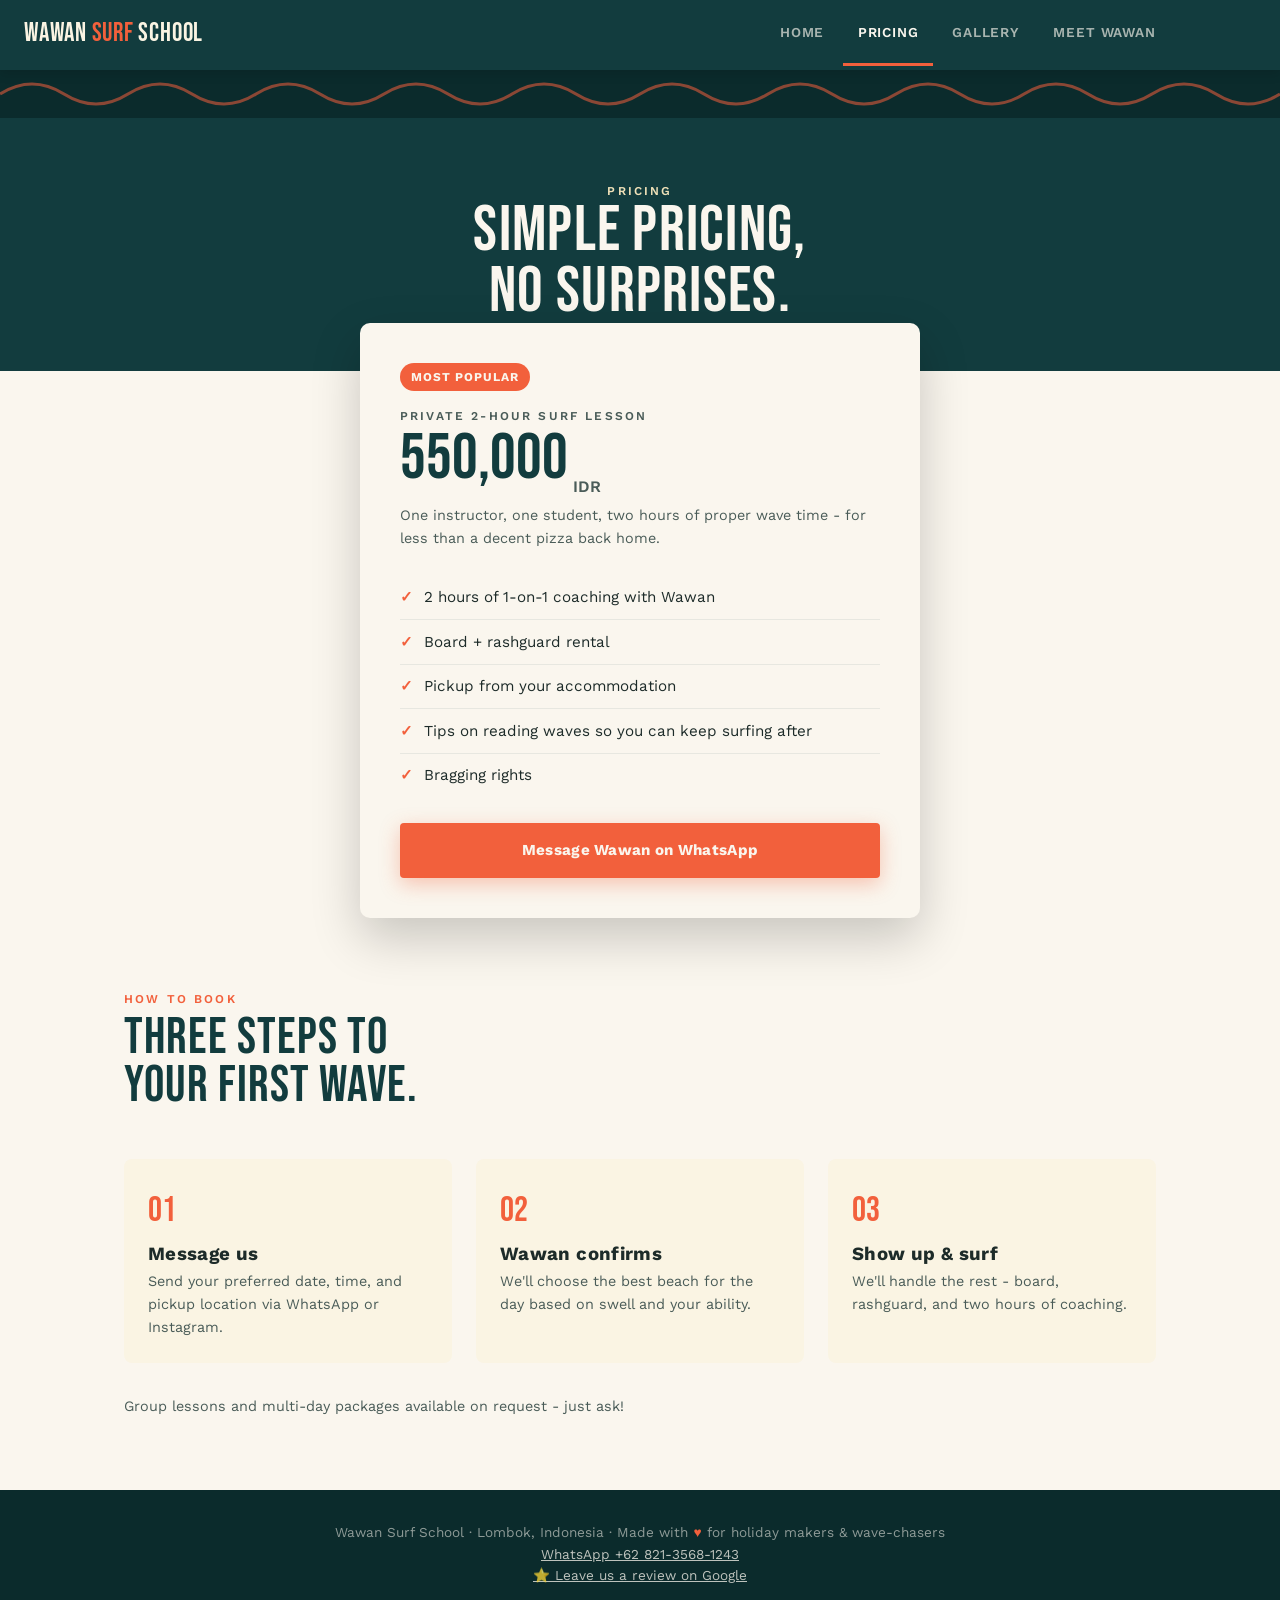
<file: pricing.html>
<!DOCTYPE html>
<html lang="en">
<head>
<meta charset="UTF-8">
<meta name="viewport" content="width=device-width, initial-scale=1.0">
<title>Pricing & Booking - Wawan Surf School</title>
<meta name="description" content="Simple pricing for private surf lessons in Kuta, Lombok. 550,000 IDR for a 2-hour 1-on-1 lesson with Wawan, including board and beach pickup.">
<link rel="canonical" href="https://wawansurflombok.com/pricing.html">
<meta property="og:type" content="website">
<meta property="og:title" content="Pricing & Booking - Wawan Surf School">
<meta property="og:description" content="Simple pricing for private surf lessons in Kuta, Lombok. 550,000 IDR for a 2-hour 1-on-1 lesson with Wawan, including board and beach pickup.">
<meta property="og:url" content="https://wawansurflombok.com/pricing.html">
<meta property="og:image" content="https://wawansurflombok.com/wawan.jpg">
<meta name="twitter:card" content="summary_large_image">
<meta name="twitter:title" content="Pricing & Booking - Wawan Surf School">
<meta name="twitter:description" content="Simple pricing for private surf lessons in Kuta, Lombok. 550,000 IDR for a 2-hour 1-on-1 lesson with Wawan, including board and beach pickup.">
<meta name="twitter:image" content="https://wawansurflombok.com/wawan.jpg">
<link rel="preconnect" href="https://fonts.googleapis.com">
<link href="https://fonts.googleapis.com/css2?family=Bebas+Neue&family=Work+Sans:wght@400;500;600;700&display=swap" rel="stylesheet">
<link rel="stylesheet" href="styles.css">
</head>
<body>

<nav class="navbar">
  <div class="brand">WAWAN <span>SURF</span> SCHOOL</div>
  <div class="nav-right">
    <div class="navtabs">
      <a href="index.html">Home</a>
      <a href="pricing.html" class="active">Pricing</a>
      <a href="gallery.html">Gallery</a>
      <a href="about.html">Meet Wawan</a>
    </div>
    <div class="translate-wrap">
      <button type="button" id="translateToggle" class="translate-toggle" title="Change language" style="display:none;">🌐</button>
      <div id="google_translate_element" class="translate-widget"></div>
    </div>
  </div>
</nav>

<svg class="wave-divider" viewBox="0 0 1200 48" preserveAspectRatio="none" style="background:var(--ocean-deep);">
  <path d="M0,24 Q30,4 60,24 T120,24 T180,24 T240,24 T300,24 T360,24 T420,24 T480,24 T540,24 T600,24 T660,24 T720,24 T780,24 T840,24 T900,24 T960,24 T1020,24 T1080,24 T1140,24 T1200,24" stroke="#F2603C" opacity="0.55"></path>
</svg>

<section>
  <div class="price-hero">
    <div class="wrap">
      <div class="eyebrow" style="color:var(--sand);">Pricing</div>
      <h1>Simple pricing,<br>no surprises.</h1>
    </div>
  </div>

  <div class="wrap">
    <div class="price-card">
      <span class="tag">Most Popular</span>
      <div class="eyebrow" style="color:var(--ink-soft);">Private 2-Hour Surf Lesson</div>
      <div class="price-big">550,000<sub> IDR</sub></div>
      <p class="price-note">One instructor, one student, two hours of proper wave time - for less than a decent pizza back home.</p>
      <ul class="includes">
        <li>2 hours of 1-on-1 coaching with Wawan</li>
        <li>Board + rashguard rental</li>
        <li>Pickup from your accommodation</li>
        <li>Tips on reading waves so you can keep surfing after</li>
        <li>Bragging rights</li>
      </ul>
      <a class="btn" style="width:100%; text-align:center; margin-top:1.6rem;" href="https://wa.me/6282135681243?text=Hi%20Wawan!%20I'd%20like%20to%20book%20a%20surf%20lesson." target="_blank" rel="noopener">Message Wawan on WhatsApp</a>
    </div>
  </div>

  <div class="section">
    <div class="wrap">
      <div class="section-head">
        <div class="eyebrow">How to book</div>
        <h2>Three steps to<br>your first wave.</h2>
      </div>
      <div class="book-steps">
        <div class="book-step">
          <div class="step-num">01</div>
          <h3 style="font-family:'Work Sans'; font-weight:700; margin:0.4rem 0;">Message us</h3>
          <p style="font-size:0.9rem; color:var(--ink-soft);">Send your preferred date, time, and pickup location via WhatsApp or Instagram.</p>
        </div>
        <div class="book-step">
          <div class="step-num">02</div>
          <h3 style="font-family:'Work Sans'; font-weight:700; margin:0.4rem 0;">Wawan confirms</h3>
          <p style="font-size:0.9rem; color:var(--ink-soft);">We'll choose the best beach for the day based on swell and your ability.</p>
        </div>
        <div class="book-step">
          <div class="step-num">03</div>
          <h3 style="font-family:'Work Sans'; font-weight:700; margin:0.4rem 0;">Show up &amp; surf</h3>
          <p style="font-size:0.9rem; color:var(--ink-soft);">We'll handle the rest - board, rashguard, and two hours of coaching.</p>
        </div>
      </div>
      <p style="margin-top:2rem; color:var(--ink-soft); font-size:0.9rem;">Group lessons and multi-day packages available on request - just ask!</p>
    </div>
  </div>
</section>

<footer>
  Wawan Surf School · Lombok, Indonesia ·<br class="footer-break"> Made with <span>♥</span> for holiday makers &amp; wave-chasers<br>
  <a href="https://wa.me/6282135681243" target="_blank" rel="noopener">WhatsApp +62 821-3568-1243</a><br>
  <a href="https://g.page/r/CUIHvSyfoIaPEAE/review" target="_blank" rel="noopener">⭐ Leave us a review on Google</a>
</footer>

<script type="text/javascript">
function googleTranslateElementInit() {
  new google.translate.TranslateElement({pageLanguage: 'en', autoDisplay: false}, 'google_translate_element');
  watchTranslateSelect();
}
function watchTranslateSelect(){
  var tries = 0;
  var interval = setInterval(function(){
    var select = document.querySelector('#google_translate_element select.goog-te-combo');
    var toggle = document.getElementById('translateToggle');
    var widget = document.getElementById('google_translate_element');
    tries++;
    if (select) {
      clearInterval(interval);
      select.addEventListener('change', function(){
        if (select.value) {
          widget.style.display = 'none';
          toggle.style.display = 'inline-block';
        }
      });
      toggle.addEventListener('click', function(){
        widget.style.display = 'flex';
        toggle.style.display = 'none';
      });
      if (select.value) {
        widget.style.display = 'none';
        toggle.style.display = 'inline-block';
      }
    } else if (tries > 40) {
      clearInterval(interval);
    }
  }, 250);
}
</script>
<script type="text/javascript" src="//translate.google.com/translate_a/element.js?cb=googleTranslateElementInit"></script>

</body>
</html>
</file>
<file: styles.css>
:root{
  --ocean: #123C3E;
  --ocean-deep: #0B2B2C;
  --sand: #EFE1B8;
  --sand-light: #FAF4E3;
  --coral: #F2603C;
  --foam: #FAF6EE;
  --ink: #1D2B29;
  --ink-soft: #4A5C58;
}
*{box-sizing:border-box; margin:0; padding:0;}
html{scroll-behavior:smooth;}
body{
  font-family:'Work Sans', sans-serif;
  background:var(--foam);
  color:var(--ink);
  line-height:1.6;
}
h1,h2,h3,.display{
  font-family:'Bebas Neue', sans-serif;
  letter-spacing:0.02em;
  line-height:0.95;
  font-weight:400;
}
.eyebrow{
  font-family:'Work Sans', sans-serif;
  text-transform:uppercase;
  letter-spacing:0.18em;
  font-size:0.75rem;
  font-weight:600;
  color:var(--coral);
}
a{color:inherit; text-decoration:none;}
img{max-width:100%; display:block;}

/* NAV */
.navbar{
  position:sticky; top:0; z-index:100;
  background:var(--ocean);
  padding:0 1.5rem;
  display:flex; align-items:center; justify-content:space-between;
  box-shadow:0 2px 12px rgba(0,0,0,0.15);
}
.navbar .brand{
  font-family:'Bebas Neue', sans-serif;
  font-size:1.6rem;
  color:var(--sand-light);
  padding:0.9rem 0;
  letter-spacing:0.03em;
}
.navbar .brand span{color:var(--coral);}
.nav-right{display:flex; align-items:center; gap:1rem; flex-wrap:wrap;}
.navtabs{display:flex; gap:0.3rem;}
.translate-wrap{display:flex; align-items:center;}
.translate-toggle{
  background:none; border:1px solid rgba(250,246,238,0.3); color:var(--foam);
  border-radius:4px; padding:0.35rem 0.55rem; cursor:pointer; font-size:0.95rem;
  line-height:1;
}
.translate-toggle:hover{border-color:var(--foam);}
.translate-widget{display:flex; align-items:center; min-width:70px;}
.translate-widget .goog-te-gadget{font-size:0; color:transparent;}
.translate-widget .goog-te-gadget .goog-te-combo{
  font-family:'Work Sans',sans-serif; font-size:0.78rem;
  padding:0.35rem 0.4rem; border-radius:4px;
  border:1px solid rgba(250,246,238,0.3);
  background:rgba(250,246,238,0.08); color:var(--foam);
}
.goog-te-banner-frame{display:none !important;}
body{top:0 !important;}
.goog-te-gadget img{display:none !important;}
.navtabs a{
  background:none; border:none; cursor:pointer;
  font-family:'Work Sans',sans-serif;
  font-size:0.85rem; font-weight:600;
  text-transform:uppercase; letter-spacing:0.06em;
  color:rgba(250,246,238,0.65);
  padding:1.2rem 0.9rem;
  border-bottom:3px solid transparent;
  transition:color 0.2s, border-color 0.2s;
  display:inline-block;
}
.navtabs a:hover{color:var(--sand-light);}
.navtabs a.active{color:var(--foam); border-bottom-color:var(--coral);}

/* WAVE DIVIDER - signature element, encodes swell pattern of the two beaches */
.wave-divider{width:100%; height:48px; display:block;}
.wave-divider path{fill:none; stroke-width:3;}

.wrap{max-width:1080px; margin:0 auto; padding:0 1.5rem;}

/* HERO */
.hero{
  background:linear-gradient(180deg, var(--ocean) 0%, var(--ocean-deep) 100%);
  color:var(--foam);
  padding:5rem 0 4rem;
  position:relative;
  overflow:hidden;
}
.hero-grid{
  display:grid; grid-template-columns: 1.1fr 0.9fr; gap:3rem; align-items:center;
}
.hero .eyebrow{color:var(--sand);}
.hero h1{font-size:clamp(3rem, 7vw, 5.2rem); margin:0.4rem 0 1.2rem; color:var(--foam);}
.hero h1 em{font-style:normal; color:var(--coral);}
.hero p.lede{font-size:1.15rem; color:rgba(250,246,238,0.85); max-width:34rem; margin-bottom:2rem;}
.instructor-badge{
  display:inline-flex; align-items:center; gap:0.7rem;
  margin-bottom:1.6rem; text-decoration:none;
}
.instructor-badge img{
  width:92px; height:92px; border-radius:50%; object-fit:cover;
  border:3px solid var(--coral); display:block;
}
.instructor-badge span{font-size:1rem; color:rgba(250,246,238,0.85);}
.instructor-badge span strong{color:var(--foam); font-weight:700;}
.beach-pill{
  display:inline-flex; gap:0.6rem; align-items:center;
  background:rgba(250,246,238,0.08);
  border:1px solid rgba(250,246,238,0.2);
  padding:0.4rem 0.9rem 0.4rem 0.5rem;
  border-radius:999px; font-size:0.85rem; margin-right:0.6rem; margin-bottom:0.6rem;
}
.beach-pill .dot{width:8px; height:8px; border-radius:50%; background:var(--coral);}

.btn{
  display:inline-block;
  background:var(--coral);
  color:var(--foam);
  font-weight:700;
  padding:0.95rem 1.8rem;
  border-radius:4px;
  font-size:0.95rem;
  letter-spacing:0.02em;
  box-shadow:0 6px 20px rgba(242,96,60,0.35);
  transition:transform 0.15s, box-shadow 0.15s;
  border:none; cursor:pointer;
}
.btn:hover{transform:translateY(-2px); box-shadow:0 10px 24px rgba(242,96,60,0.45);}
.btn-ghost{
  background:transparent; border:1.5px solid rgba(250,246,238,0.4); color:var(--foam);
  box-shadow:none;
}
.btn-ghost:hover{border-color:var(--foam); transform:translateY(-2px); box-shadow:none;}

.hero-card{
  background:var(--sand-light);
  border-radius:8px;
  padding:1.8rem;
  color:var(--ink);
  transform:rotate(-2deg);
  box-shadow:0 20px 50px rgba(0,0,0,0.35);
}
.hero-card .num{font-family:'Bebas Neue',sans-serif; font-size:3.2rem; color:var(--ocean); line-height:1;}
.hero-card .label{text-transform:uppercase; font-size:0.7rem; letter-spacing:0.1em; color:var(--ink-soft); font-weight:700;}
.hero-card hr{border:none; border-top:1px dashed rgba(29,43,41,0.2); margin:1rem 0;}

/* SECTIONS */
.section{padding:4.5rem 0;}
.section-sand{background:var(--sand-light);}
.section-head{max-width:38rem; margin-bottom:3rem;}
.section-head h2{font-size:clamp(2.2rem,4vw,3.2rem); color:var(--ocean); margin-top:0.3rem;}

.why-grid{display:grid; grid-template-columns:repeat(4,1fr); gap:1.5rem;}
.why-card{
  background:var(--foam); border:1px solid rgba(18,60,62,0.1);
  border-radius:8px; padding:1.6rem 1.3rem;
}
.why-card .icon{font-size:1.6rem; margin-bottom:0.7rem; display:block;}
.why-card h3{font-family:'Work Sans',sans-serif; font-weight:700; font-size:1rem; margin-bottom:0.4rem; color:var(--ocean);}
.why-card p{font-size:0.9rem; color:var(--ink-soft);}

.cta-band{
  background:var(--ocean); color:var(--foam);
  padding:3.5rem 0; text-align:center;
}
.cta-band h2{font-size:clamp(2rem,4vw,2.8rem); margin-bottom:1rem; color:var(--foam);}
.cta-band p{color:rgba(250,246,238,0.8); margin-bottom:1.6rem;}

footer{background:var(--ocean-deep); color:rgba(250,246,238,0.55); padding:2rem 0; text-align:center; font-size:0.85rem;}
footer span{color:var(--coral);}
footer a{color:rgba(250,246,238,0.75); text-decoration:underline;}
.footer-break{display:none;}

/* PRICING PAGE */
.price-hero{background:var(--ocean); color:var(--foam); padding:4rem 0 3rem; text-align:center;}
.price-hero h1{font-size:clamp(2.6rem,6vw,4rem); color:var(--foam);}
.price-card{
  max-width:560px; margin:-3rem auto 0; background:var(--foam);
  border-radius:10px; box-shadow:0 20px 50px rgba(0,0,0,0.2);
  padding:2.5rem; position:relative; z-index:5;
}
.price-card .tag{
  background:var(--coral); color:var(--foam); font-size:0.75rem; font-weight:700;
  text-transform:uppercase; letter-spacing:0.08em; padding:0.3rem 0.7rem; border-radius:999px;
  display:inline-block; margin-bottom:1rem;
}
.price-big{font-family:'Bebas Neue',sans-serif; font-size:4rem; color:var(--ocean); line-height:1;}
.price-big sub{font-family:'Work Sans',sans-serif; font-size:1rem; font-weight:600; color:var(--ink-soft);}
.price-note{color:var(--ink-soft); font-size:0.9rem; margin:0.6rem 0 1.6rem;}
.includes{list-style:none;}
.includes li{
  display:flex; gap:0.7rem; padding:0.6rem 0; border-top:1px solid rgba(18,60,62,0.08);
  font-size:0.95rem;
}
.includes li:first-child{border-top:none;}
.includes li::before{content:"✓"; color:var(--coral); font-weight:700;}

.book-steps{display:grid; grid-template-columns:repeat(3,1fr); gap:1.5rem; margin-top:1rem;}
.book-step{padding:1.5rem; background:var(--sand-light); border-radius:8px;}
.book-step .step-num{font-family:'Bebas Neue',sans-serif; font-size:2.2rem; color:var(--coral);}

/* ABOUT PAGE */
.about-hero{
  display:grid; grid-template-columns:0.85fr 1.15fr; gap:3rem; align-items:center;
  padding-top:4.5rem; padding-bottom:4.5rem;
}
.about-photo{
  background:linear-gradient(135deg, var(--ocean), var(--ocean-deep));
  border-radius:10px; aspect-ratio:4/5; position:relative; overflow:hidden;
  display:flex; align-items:flex-end; padding:1.5rem; color:var(--sand-light);
}
.about-photo img{
  position:absolute; inset:0; width:100%; height:100%; object-fit:cover; z-index:0;
}
.about-photo::before{
  content:""; position:absolute; inset:0; z-index:1;
  background:linear-gradient(180deg, rgba(11,43,44,0) 40%, rgba(11,43,44,0.85) 100%);
}
.about-photo > div{position:relative; z-index:2;}
.about-photo .tag{
  position:absolute; top:1.2rem; left:1.2rem; z-index:2;
  background:var(--coral); color:var(--foam); font-size:0.75rem; font-weight:700;
  padding:0.3rem 0.7rem; border-radius:999px; text-transform:uppercase; letter-spacing:0.06em;
}
.about-hero h1{font-size:clamp(2.6rem,5.5vw,4rem); color:var(--ocean);}
.quote{
  border-left:3px solid var(--coral); padding-left:1.2rem; margin:1.6rem 0;
  font-size:1.15rem; font-style:italic; color:var(--ocean);
}
.stat-row{display:flex; gap:2.5rem; margin-top:2rem; flex-wrap:wrap;}
.stat-row .stat-num{font-family:'Bebas Neue',sans-serif; font-size:2.2rem; color:var(--coral); line-height:1;}
.stat-row .stat-label{font-size:0.75rem; text-transform:uppercase; letter-spacing:0.06em; color:var(--ink-soft);}

/* GALLERY PAGE */
.gallery-grid{
  display:grid; grid-template-columns:repeat(3,1fr); gap:1rem;
}
.gallery-item{
  aspect-ratio:1/1; border-radius:8px; overflow:hidden; position:relative;
  background:linear-gradient(135deg, var(--ocean), var(--ocean-deep));
  display:flex; align-items:center; justify-content:center;
}
.gallery-item img, .gallery-item video{width:100%; height:100%; object-fit:cover; display:block;}
.gallery-item .placeholder-label{
  color:rgba(250,246,238,0.55); font-size:0.8rem; text-align:center; padding:1rem;
  text-transform:uppercase; letter-spacing:0.08em; font-weight:600;
}
.gallery-item.wide{grid-column:span 2;}

/* ADVENTURES PAGE */
.activities-grid{display:grid; grid-template-columns:repeat(2,1fr); gap:1.5rem;}
.activity-card{
  background:var(--foam); border:1px solid rgba(18,60,62,0.1);
  border-radius:8px; overflow:hidden; display:flex; flex-direction:column;
}
.activity-photo{
  aspect-ratio:4/3;
  background:linear-gradient(135deg, var(--ocean), var(--ocean-deep));
  display:flex; align-items:center; justify-content:center;
  overflow:hidden;
}
.activity-photo img{width:100%; height:100%; object-fit:cover; display:block;}
.activity-body{padding:1.6rem; display:flex; flex-direction:column; flex:1;}
.activity-body h3{font-family:'Work Sans',sans-serif; font-weight:700; font-size:1.05rem; margin-bottom:0.5rem; color:var(--ocean);}
.activity-body p{font-size:0.9rem; color:var(--ink-soft); margin-bottom:1.3rem; flex:1;}
.activity-body .icon{font-size:1.6rem; margin-bottom:0.7rem; display:block;}
.activity-card-simple{justify-content:center; background:var(--sand-light); border-style:dashed;}

@media (max-width:800px){
  .hero-grid, .about-hero{grid-template-columns:1fr;}
  .why-grid{grid-template-columns:1fr 1fr;}
  .book-steps{grid-template-columns:1fr;}
  .navbar{flex-direction:column; padding-top:0.5rem;}
  .nav-right{flex-direction:column; width:100%;}
  .navtabs{flex-wrap:wrap; justify-content:center;}
  .translate-widget{margin-bottom:0.5rem;}
  .navtabs a{padding:0.7rem 0.6rem; font-size:0.75rem;}
  .about-photo{aspect-ratio:16/9;}
  .gallery-grid{grid-template-columns:1fr 1fr;}
  .gallery-item.wide{grid-column:span 2;}
  .footer-break{display:inline;}
  .activities-grid{grid-template-columns:1fr;}
}
:focus-visible{outline:3px solid var(--coral); outline-offset:2px;}
</file>
